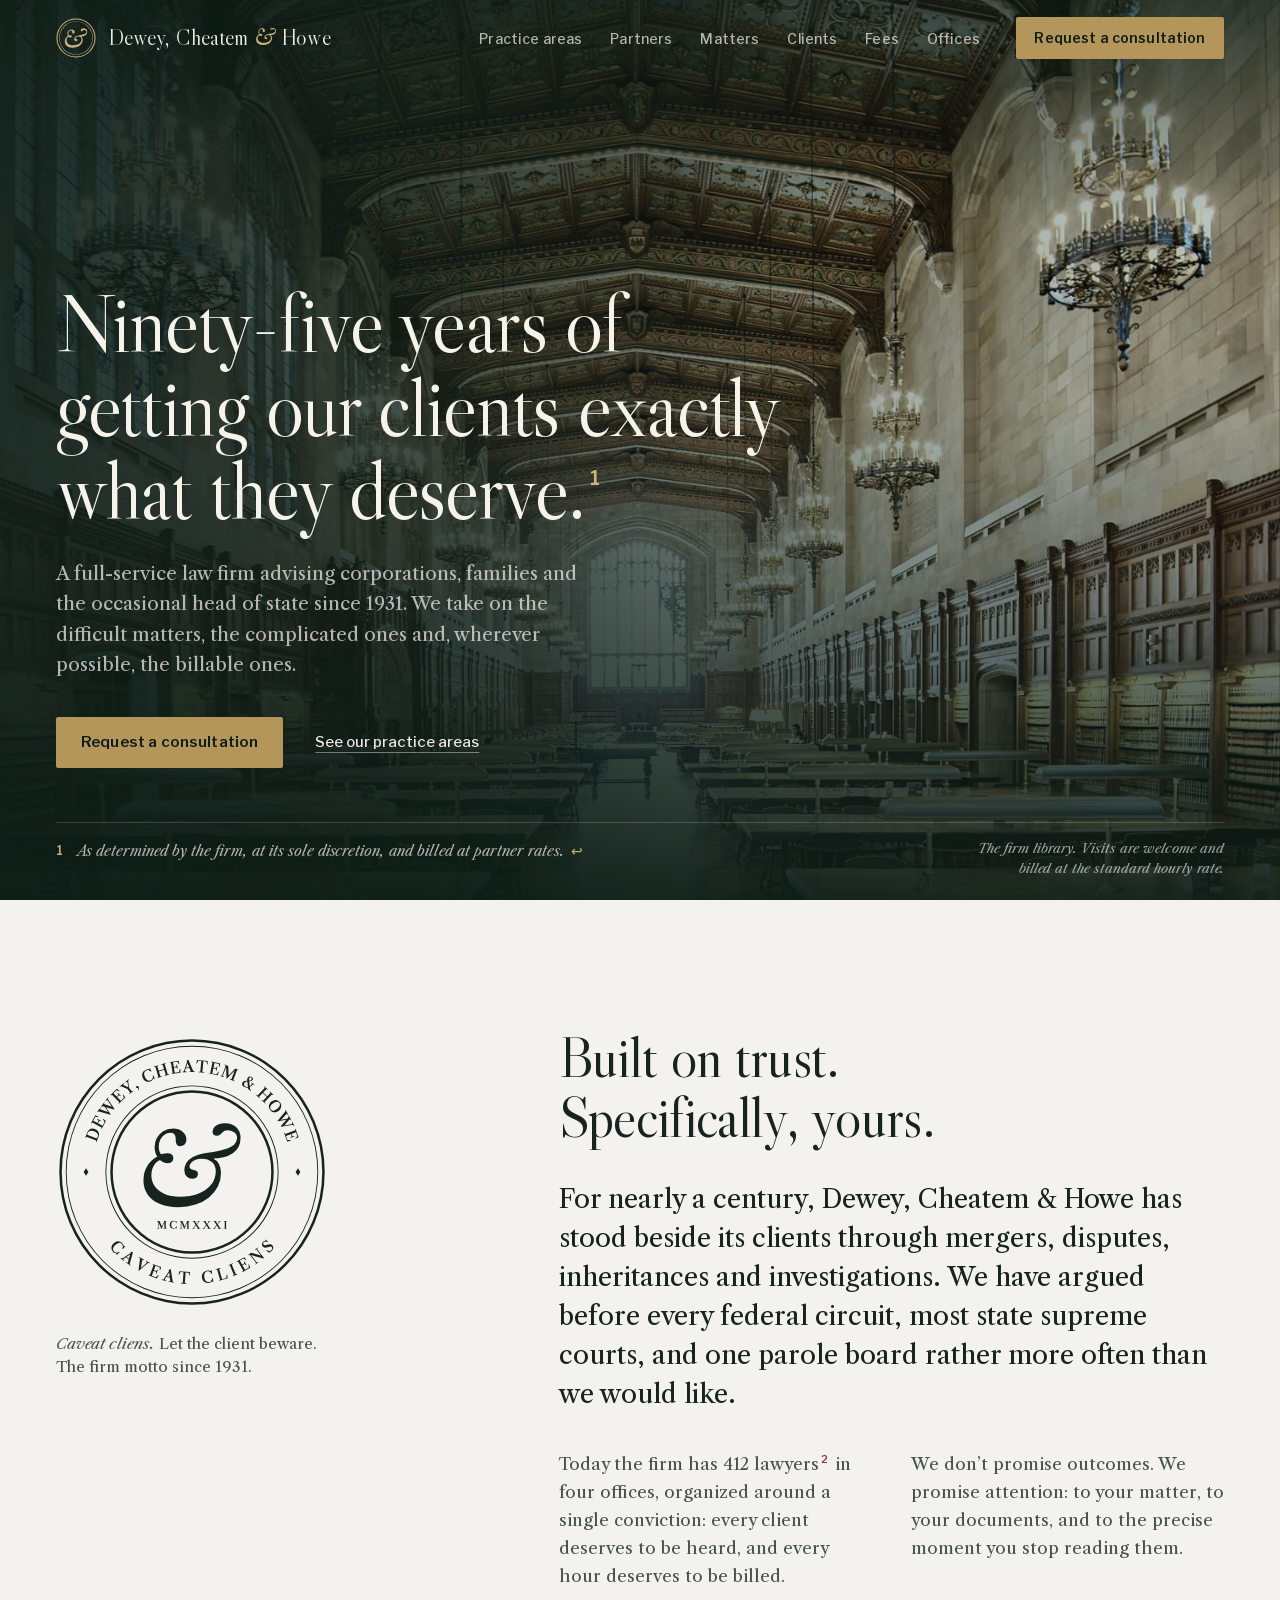
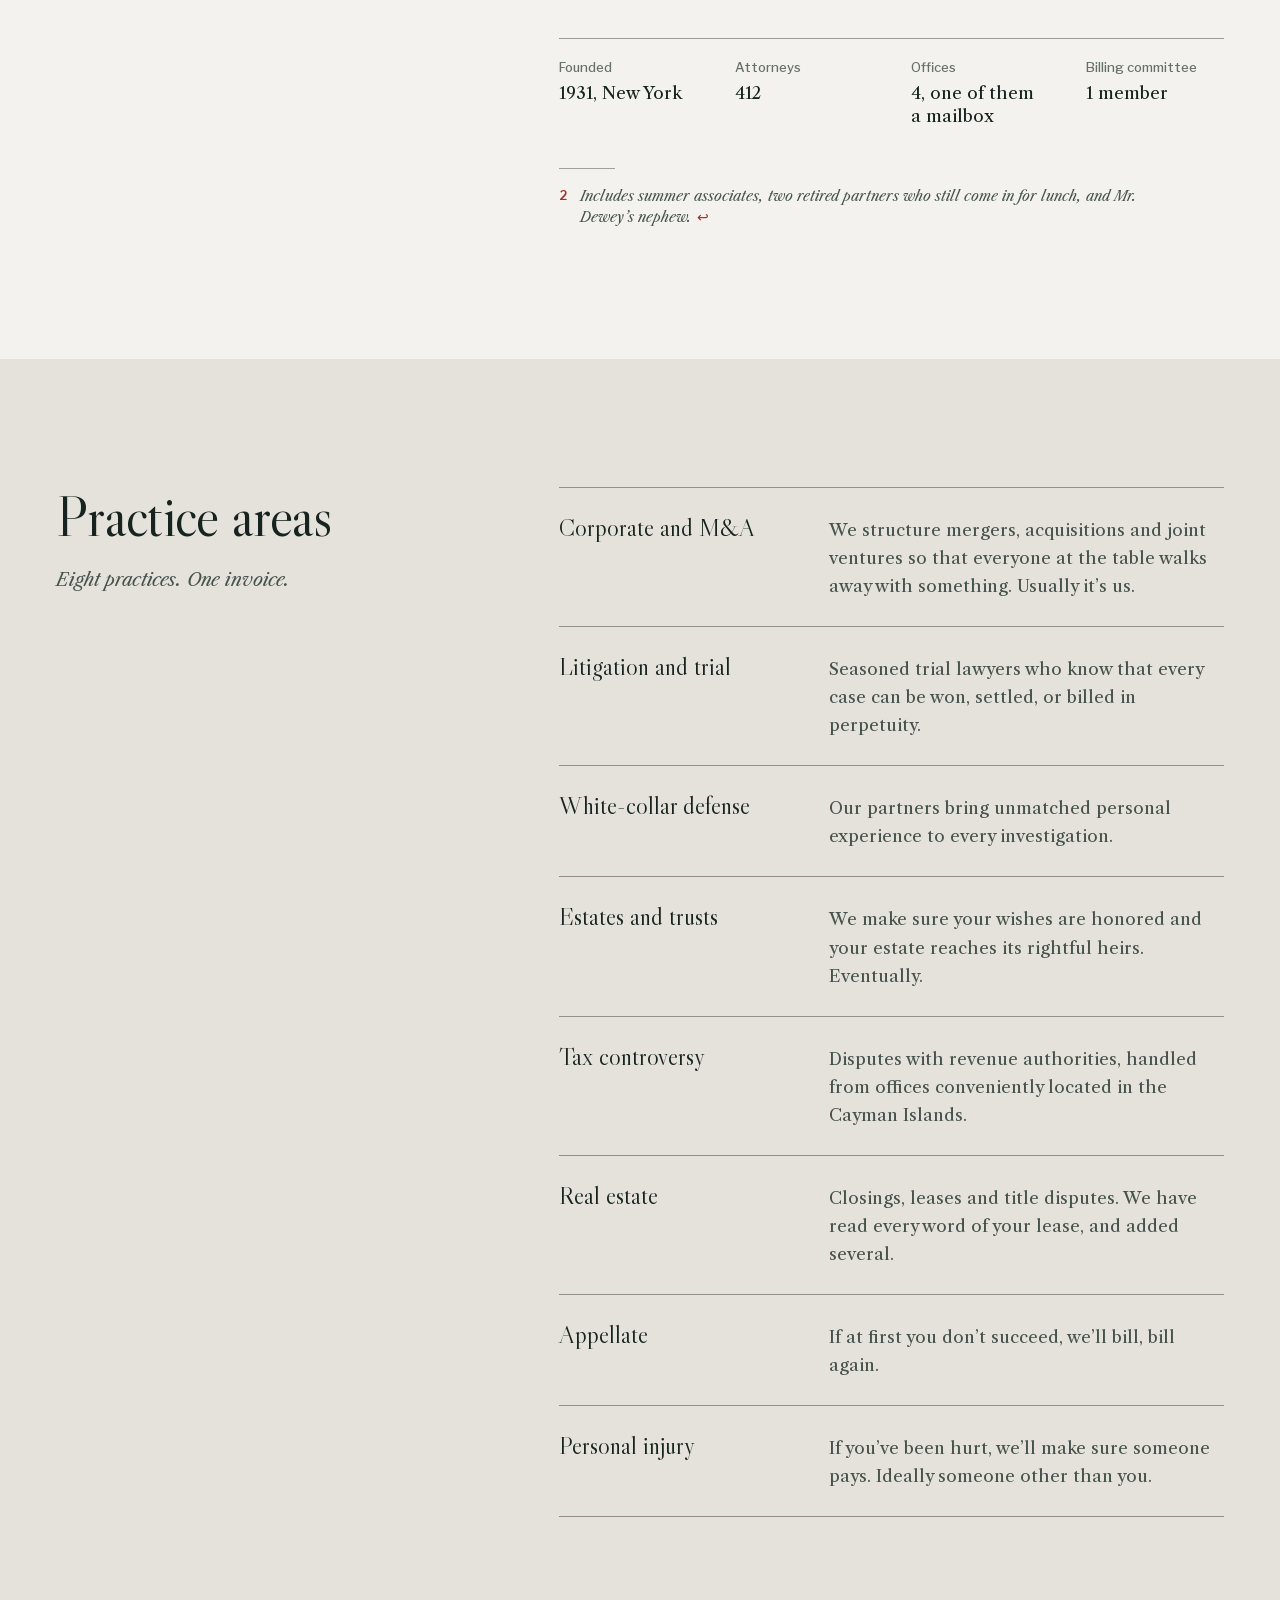
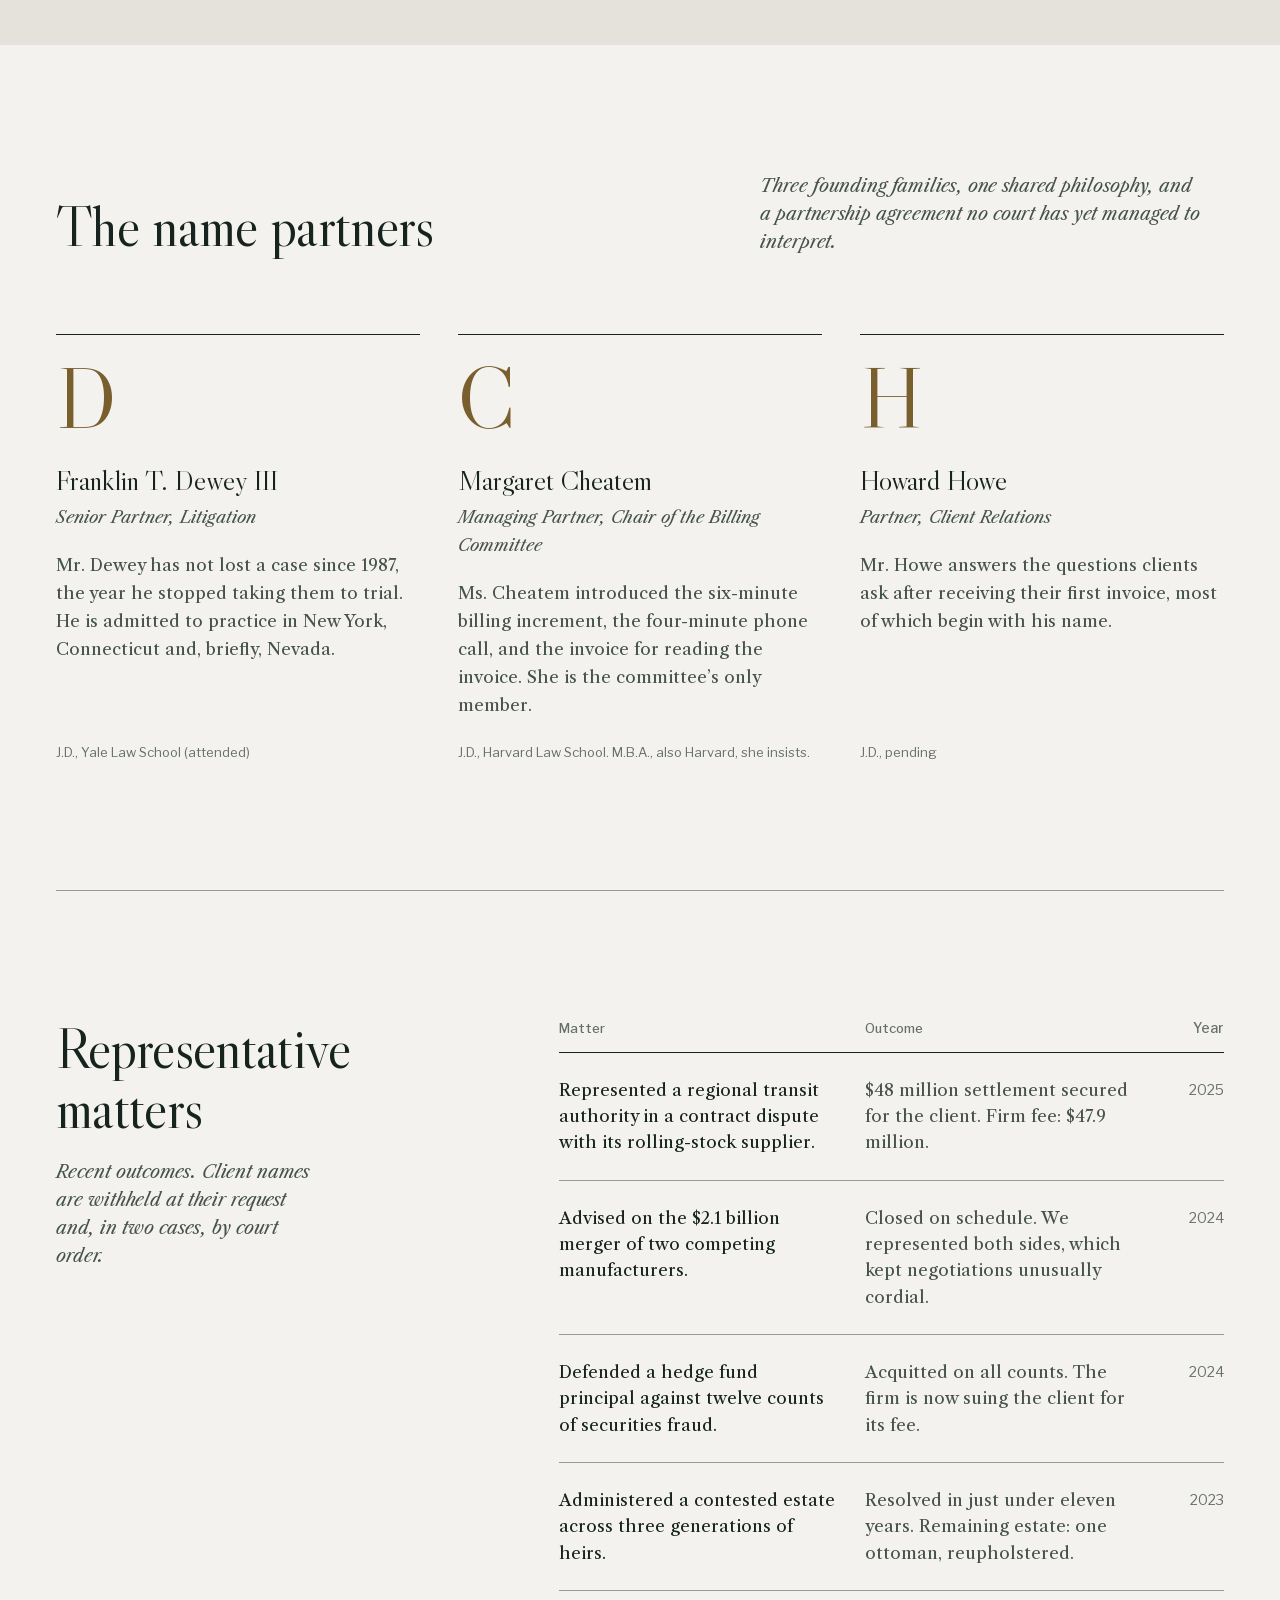
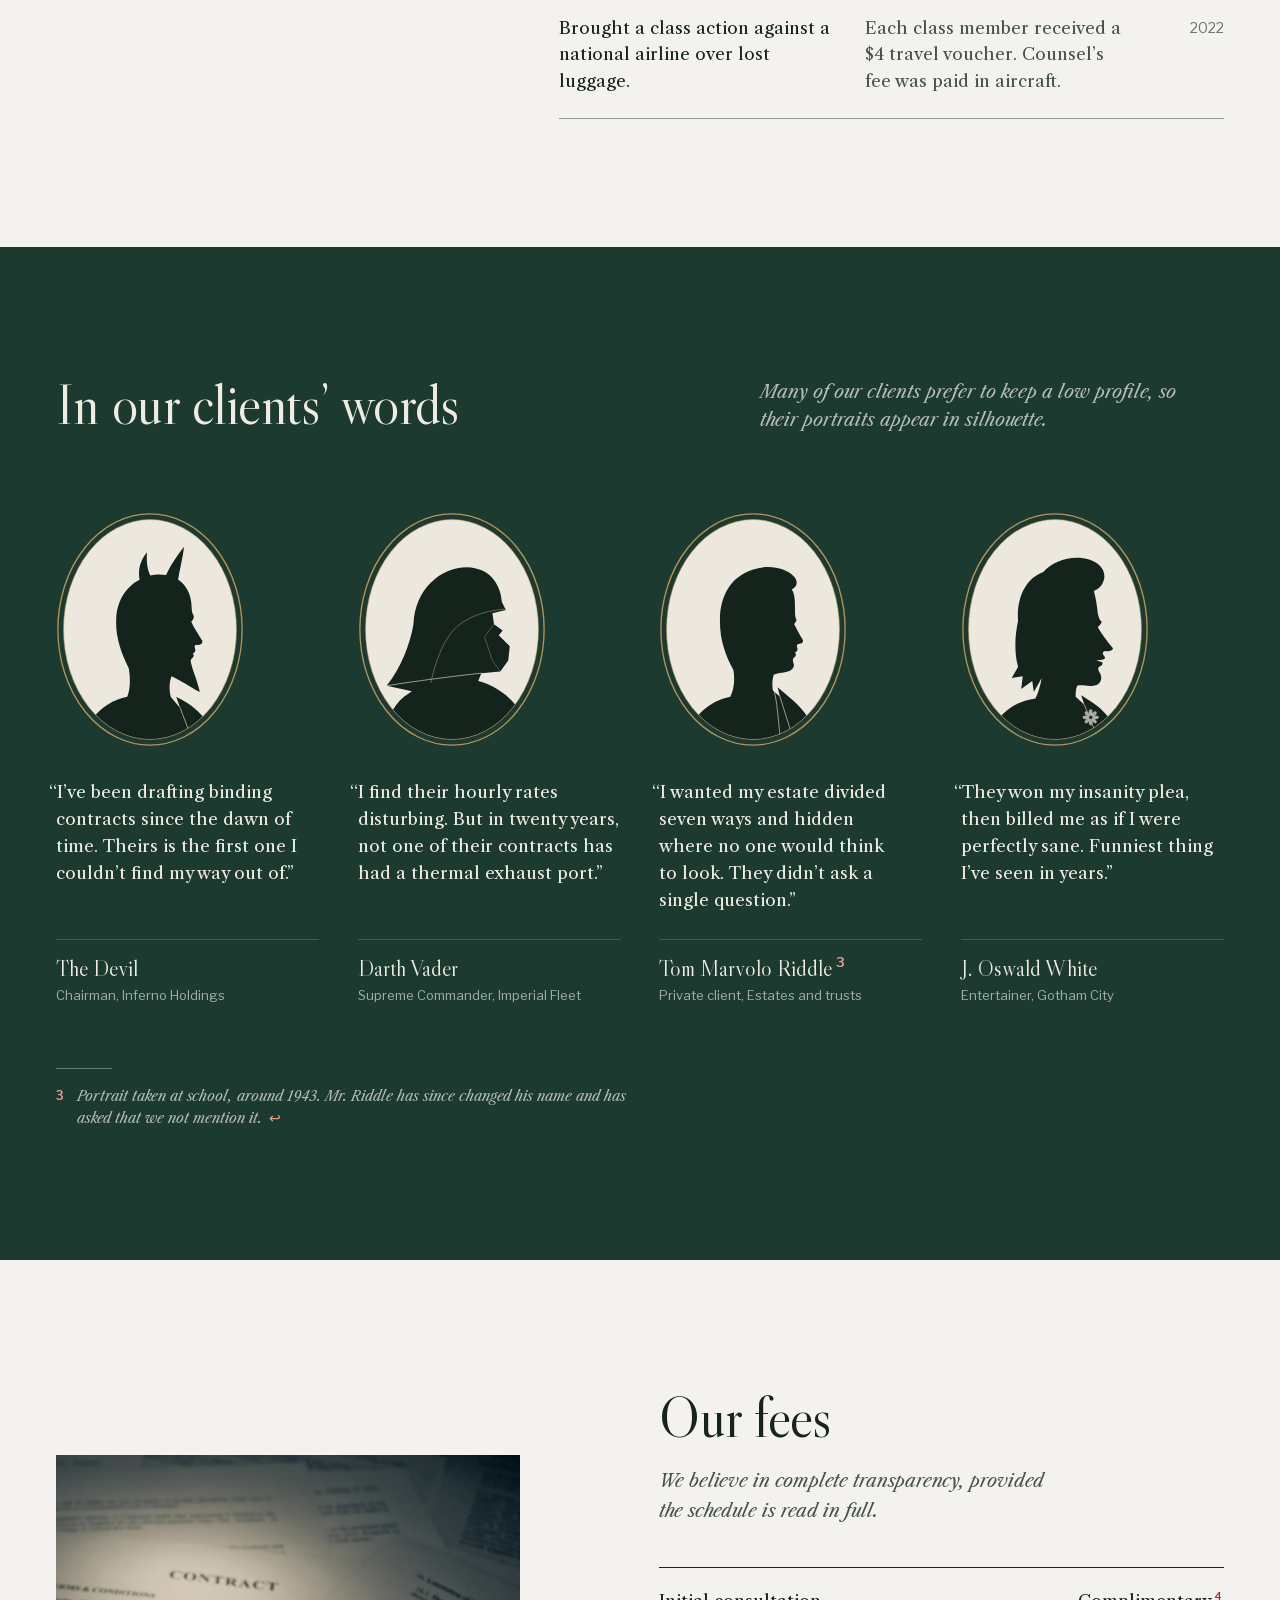
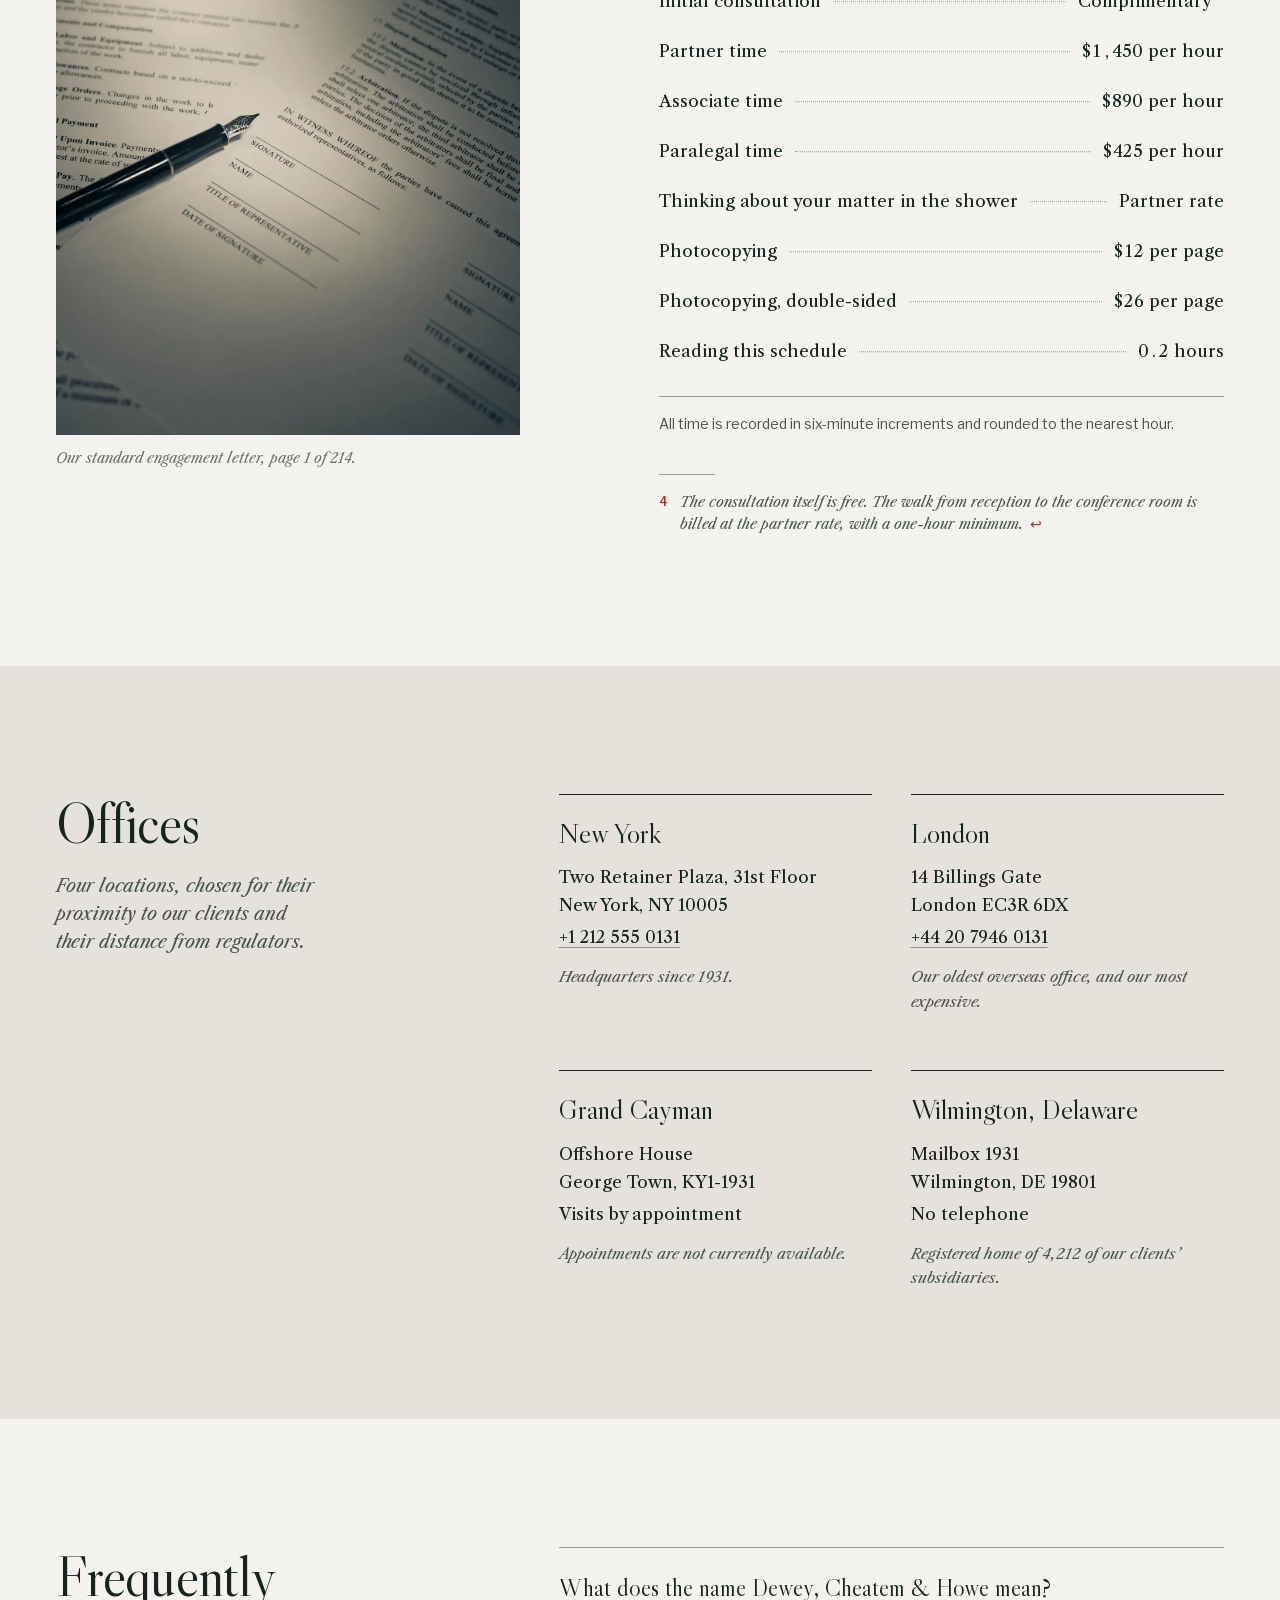
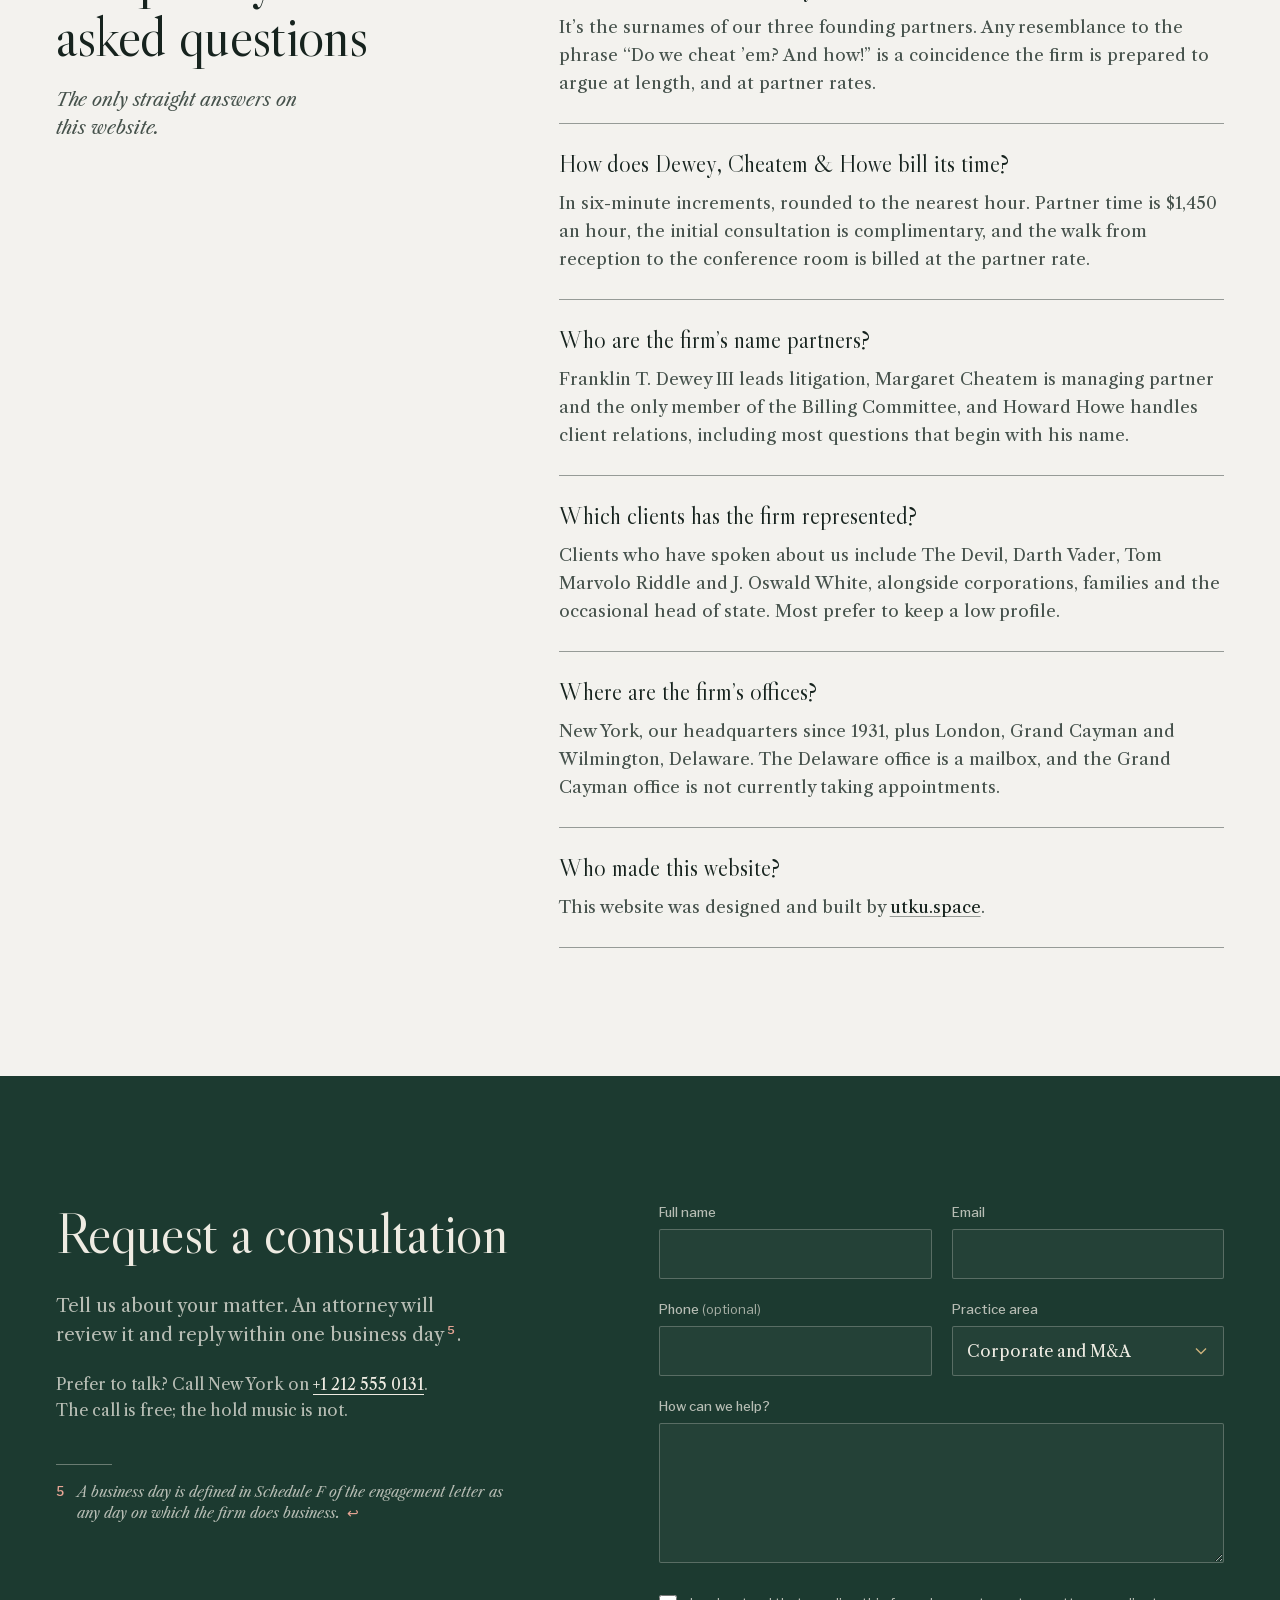
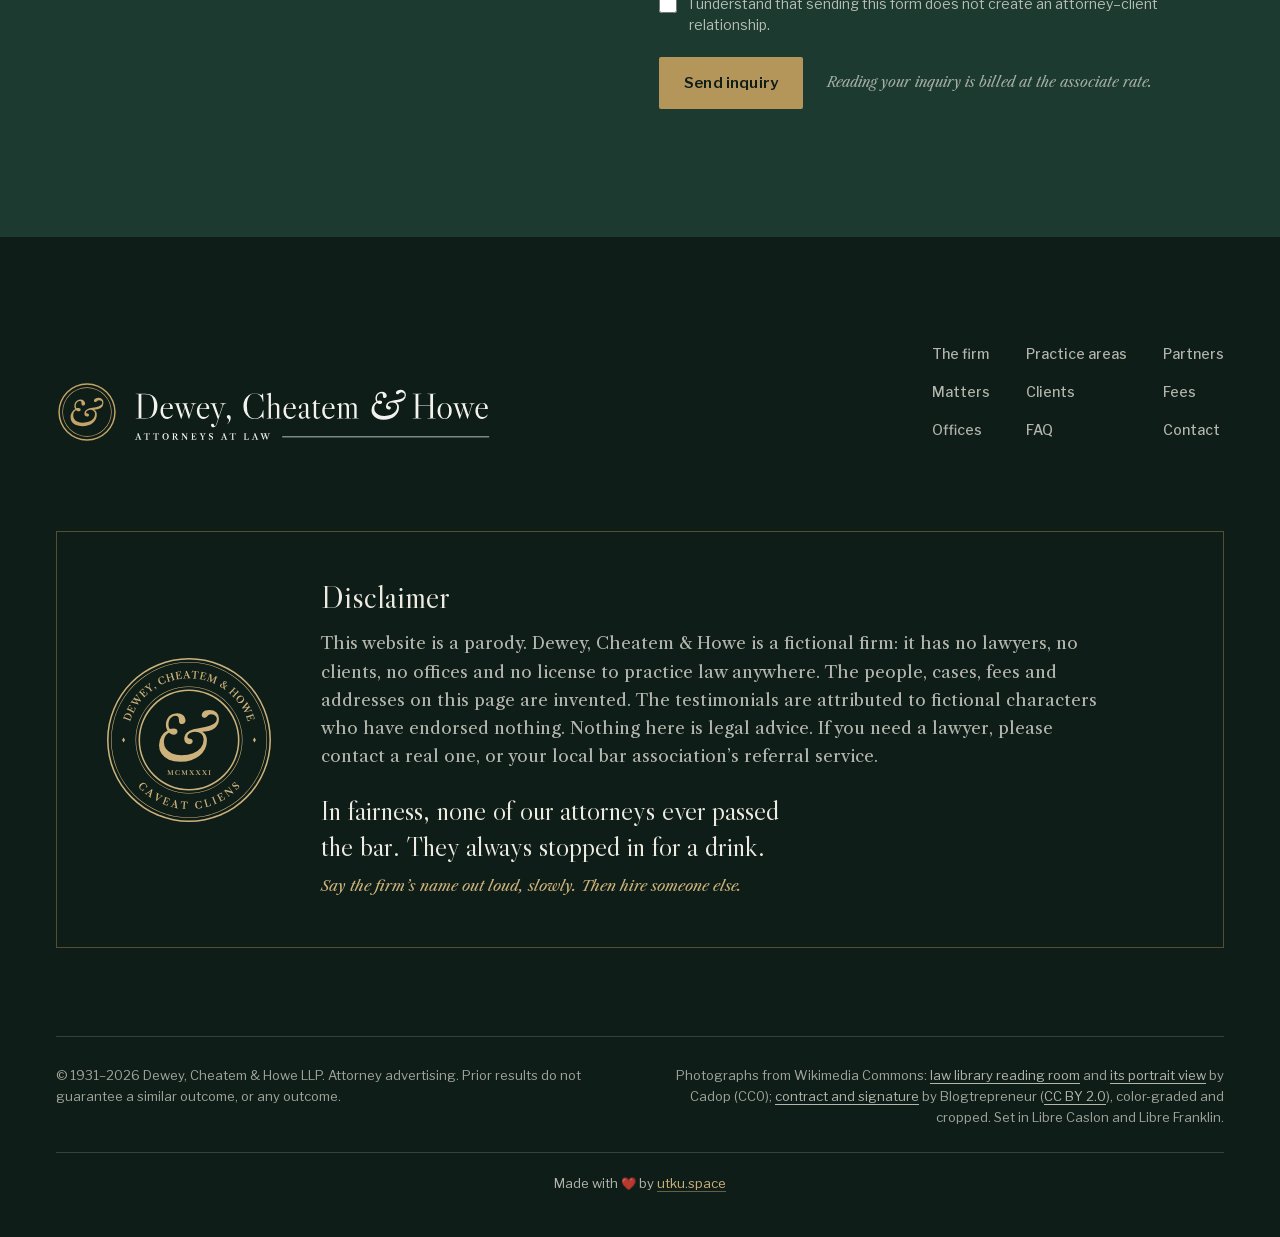
<file: index.html>
<!doctype html>
<html lang="en">
<head>
  <meta charset="utf-8">
  <meta name="viewport" content="width=device-width, initial-scale=1">
  <title>Dewey, Cheatem &amp; Howe | Attorneys at Law</title>
  <meta name="description" content="Dewey, Cheatem &amp; Howe, Attorneys at Law since 1931. Ninety-five years of getting our clients exactly what they deserve. Say the name out loud.">
  <link rel="canonical" href="https://deweycheatemhowe.net/">
  <meta name="robots" content="index, follow, max-image-preview:large, max-snippet:-1, max-video-preview:-1">
  <meta name="author" content="utku.space">
  <link rel="author" href="https://utku.space">
  <meta name="theme-color" content="#12261F">
  <meta name="color-scheme" content="light">

  <!-- Social sharing -->
  <meta property="og:type" content="website">
  <meta property="og:site_name" content="Dewey, Cheatem &amp; Howe">
  <meta property="og:locale" content="en_US">
  <meta property="og:url" content="https://deweycheatemhowe.net/">
  <meta property="og:title" content="Dewey, Cheatem &amp; Howe | Attorneys at Law">
  <meta property="og:description" content="Ninety-five years of getting our clients exactly what they deserve. Say the name out loud.">
  <meta property="og:image" content="https://deweycheatemhowe.net/assets/img/og-image.jpg">
  <meta property="og:image:type" content="image/jpeg">
  <meta property="og:image:width" content="1200">
  <meta property="og:image:height" content="630">
  <meta property="og:image:alt" content="Dewey, Cheatem &amp; Howe logo over a vaulted law library, with the line: Ninety-five years of getting our clients exactly what they deserve.">
  <meta name="twitter:card" content="summary_large_image">
  <meta name="twitter:title" content="Dewey, Cheatem &amp; Howe | Attorneys at Law">
  <meta name="twitter:description" content="Ninety-five years of getting our clients exactly what they deserve. Say the name out loud.">
  <meta name="twitter:image" content="https://deweycheatemhowe.net/assets/img/og-image.jpg">
  <meta name="twitter:image:alt" content="Dewey, Cheatem &amp; Howe logo over a vaulted law library.">

  <!-- Icons -->
  <link rel="icon" href="favicon.ico" sizes="48x48">
  <link rel="icon" href="assets/img/brand/favicon.svg" type="image/svg+xml">
  <link rel="apple-touch-icon" href="assets/img/brand/apple-touch-icon.png">
  <link rel="manifest" href="site.webmanifest">

  <!-- Structured data. The firm is fictional, so it is never marked up as a LegalService or
       LocalBusiness with addresses that search engines could list as a real business. -->
  <script type="application/ld+json">
  {
    "@context": "https://schema.org",
    "@graph": [
      {
        "@type": "WebSite",
        "@id": "https://deweycheatemhowe.net/#website",
        "url": "https://deweycheatemhowe.net/",
        "name": "Dewey, Cheatem & Howe",
        "alternateName": "Dewey Cheatem and Howe",
        "description": "Dewey, Cheatem & Howe, Attorneys at Law since 1931.",
        "inLanguage": "en",
        "genre": "Parody",
        "creator": { "@id": "https://utku.space/#creator" },
        "publisher": { "@id": "https://utku.space/#creator" }
      },
      {
        "@type": ["WebPage", "FAQPage"],
        "@id": "https://deweycheatemhowe.net/#webpage",
        "url": "https://deweycheatemhowe.net/",
        "name": "Dewey, Cheatem & Howe | Attorneys at Law",
        "description": "Dewey, Cheatem & Howe, Attorneys at Law since 1931. Ninety-five years of getting our clients exactly what they deserve.",
        "inLanguage": "en",
        "isPartOf": { "@id": "https://deweycheatemhowe.net/#website" },
        "primaryImageOfPage": { "@id": "https://deweycheatemhowe.net/#primaryimage" },
        "image": { "@id": "https://deweycheatemhowe.net/#primaryimage" },
        "datePublished": "2026-11-14",
        "dateModified": "2026-11-14",
        "genre": "Parody",
        "creator": { "@id": "https://utku.space/#creator" },
        "about": {
          "@type": "Thing",
          "name": "Dewey, Cheatem & Howe",
          "description": "A fictional law firm. The name is a gag: read aloud, it sounds like \"Do we cheat 'em? And how!\""
        },
        "mainEntity": [
          {
            "@type": "Question",
            "name": "What does the name Dewey, Cheatem & Howe mean?",
            "acceptedAnswer": { "@type": "Answer", "text": "It's the surnames of our three founding partners. Any resemblance to the phrase \"Do we cheat 'em? And how!\" is a coincidence the firm is prepared to argue at length, and at partner rates." }
          },
          {
            "@type": "Question",
            "name": "How does Dewey, Cheatem & Howe bill its time?",
            "acceptedAnswer": { "@type": "Answer", "text": "In six-minute increments, rounded to the nearest hour. Partner time is $1,450 an hour, the initial consultation is complimentary, and the walk from reception to the conference room is billed at the partner rate." }
          },
          {
            "@type": "Question",
            "name": "Who are the firm's name partners?",
            "acceptedAnswer": { "@type": "Answer", "text": "Franklin T. Dewey III leads litigation, Margaret Cheatem is managing partner and the only member of the Billing Committee, and Howard Howe handles client relations, including most questions that begin with his name." }
          },
          {
            "@type": "Question",
            "name": "Which clients has the firm represented?",
            "acceptedAnswer": { "@type": "Answer", "text": "Clients who have spoken about us include The Devil, Darth Vader, Tom Marvolo Riddle and J. Oswald White, alongside corporations, families and the occasional head of state. Most prefer to keep a low profile." }
          },
          {
            "@type": "Question",
            "name": "Where are the firm's offices?",
            "acceptedAnswer": { "@type": "Answer", "text": "New York, our headquarters since 1931, plus London, Grand Cayman and Wilmington, Delaware. The Delaware office is a mailbox, and the Grand Cayman office is not currently taking appointments." }
          },
          {
            "@type": "Question",
            "name": "Who made this website?",
            "acceptedAnswer": { "@type": "Answer", "text": "This website was designed and built by utku.space." }
          }
        ]
      },
      {
        "@type": "ImageObject",
        "@id": "https://deweycheatemhowe.net/#primaryimage",
        "url": "https://deweycheatemhowe.net/assets/img/og-image.jpg",
        "contentUrl": "https://deweycheatemhowe.net/assets/img/og-image.jpg",
        "width": 1200,
        "height": 630,
        "caption": "Dewey, Cheatem & Howe logo over a vaulted law library reading room."
      },
      {
        "@type": "Person",
        "@id": "https://utku.space/#creator",
        "name": "utku.space",
        "url": "https://utku.space"
      }
    ]
  }
  </script>

  <!-- Self-hosted, Latin-subset fonts (SIL OFL, see assets/fonts/OFL.txt). The three used above the fold are preloaded. -->
  <link rel="preload" href="assets/fonts/libre-caslon-display.woff2" as="font" type="font/woff2" crossorigin>
  <link rel="preload" href="assets/fonts/libre-caslon-text.woff2" as="font" type="font/woff2" crossorigin>
  <link rel="preload" href="assets/fonts/libre-caslon-text-italic.woff2" as="font" type="font/woff2" crossorigin>

  <link rel="preload" as="image" type="image/webp"
        imagesrcset="assets/img/hero-reading-room-1600.webp 1600w, assets/img/hero-reading-room-2560.webp 2560w"
        imagesizes="100vw" media="not ((max-width: 700px) and (orientation: portrait))" fetchpriority="high">
  <link rel="preload" as="image" type="image/webp" href="assets/img/hero-reading-room-tall.webp"
        media="(max-width: 700px) and (orientation: portrait)" fetchpriority="high">
  <link rel="stylesheet" href="assets/css/site.css">
  <script src="assets/js/site.js" defer></script>
</head>
<body>
  <svg class="sprite" width="0" height="0" aria-hidden="true" focusable="false"><symbol id="mark" viewBox="0 0 64 64"><path fill="currentColor" fill-rule="evenodd" d="M0.70 32.00a31.30 31.30 0 1 0 62.60 0a31.30 31.30 0 1 0 -62.60 0ZM2.30 32.00a29.70 29.70 0 1 0 59.40 0a29.70 29.70 0 1 0 -59.40 0Z M5.05 32.00a26.95 26.95 0 1 0 53.90 0a26.95 26.95 0 1 0 -53.90 0ZM5.75 32.00a26.25 26.25 0 1 0 52.50 0a26.25 26.25 0 1 0 -52.50 0Z"/><path fill="currentColor" d="M26.89 47.5Q22.85 47.5 19.98 46.26Q17.1 45.02 15.58 42.8Q14.05 40.57 14.05 37.64Q14.05 34.55 15.52 32.21Q16.99 29.87 19.66 28.54L19.54 29.42Q18.95 28.76 18.56 27.68Q18.17 26.6 18.17 25.31Q18.17 23.53 18.99 21.97Q19.8 20.4 21.33 19.43Q22.87 18.46 25.03 18.46Q27.13 18.46 28.53 19.67Q29.94 20.88 29.94 22.54Q29.94 23.63 29.36 24.29Q28.77 24.96 27.78 24.96Q26.95 24.96 26.57 24.6Q26.2 24.25 26.1 23.69Q26 23.14 25.98 22.5Q25.96 21.87 25.83 21.31Q25.7 20.76 25.29 20.4Q24.89 20.05 23.98 20.05Q22.77 20.05 21.8 20.74Q20.83 21.43 20.26 22.6Q19.7 23.77 19.7 25.2Q19.7 26.13 20.02 27.04Q20.33 27.95 21.05 28.42L20.06 28.29Q20.61 27.93 21.38 27.75Q22.16 27.57 22.81 27.57Q23.94 27.57 24.52 28.08Q25.11 28.58 25.11 29.43Q25.11 30.23 24.49 30.77Q23.88 31.32 22.93 31.32Q22.14 31.32 21.22 30.85Q20.31 30.39 19.68 29.63L20.55 29.89Q19.38 30.35 18.58 31.19Q17.78 32.03 17.38 33.2Q16.99 34.37 16.99 35.83Q16.99 38.03 18.23 39.8Q19.48 41.58 21.84 42.61Q24.2 43.64 27.52 43.64Q31.48 43.64 34.47 42.44Q37.45 41.24 39.11 39.12Q40.78 37 40.78 34.29Q40.78 32.05 39.36 30.81Q37.94 29.57 35.59 29.57Q34.38 29.57 33.35 30.02Q32.32 30.46 31.7 31.13Q31.09 31.79 31.09 32.47Q31.09 33.18 31.55 33.42Q32.02 33.65 32.64 33.76Q33.27 33.87 33.73 34.17Q34.2 34.47 34.2 35.3Q34.2 36.21 33.55 36.62Q32.89 37.02 32.08 37.02Q30.91 37.02 30.04 36.18Q29.17 35.34 29.17 33.87Q29.17 32.54 29.82 31.28Q30.47 30.01 32.35 28.99Q34.22 27.97 37.86 27.41Q42.08 26.8 44.43 26.02Q46.78 25.24 47.72 24.24Q48.66 23.23 48.66 21.99Q48.66 20.52 47.57 19.8Q46.48 19.08 45.09 19.08Q44.4 19.08 43.92 19.38Q43.45 19.69 43.06 20.11Q42.68 20.52 42.23 20.83Q41.79 21.14 41.15 21.14Q40.42 21.14 40.01 20.72Q39.61 20.3 39.61 19.59Q39.61 18.72 40.21 18.02Q40.81 17.31 41.85 16.91Q42.89 16.5 44.18 16.5Q46.78 16.5 48.36 17.97Q49.95 19.43 49.95 21.85Q49.95 25.61 47.08 27.59Q44.22 29.57 38.89 29.51L40.28 29.16L40.16 29.93L39.78 29.53Q41.19 30.13 41.95 31.53Q42.72 32.94 42.72 34.9Q42.72 37.62 41.56 39.91Q40.4 42.21 38.28 43.91Q36.16 45.62 33.27 46.56Q30.38 47.5 26.89 47.5Z"/></symbol><symbol id="seal" viewBox="0 0 240 240"><path fill="currentColor" fill-rule="evenodd" d="M2.90 120.00a117.10 117.10 0 1 0 234.20 0a117.10 117.10 0 1 0 -234.20 0ZM5.10 120.00a114.90 114.90 0 1 0 229.80 0a114.90 114.90 0 1 0 -229.80 0Z M8.60 120.00a111.40 111.40 0 1 0 222.80 0a111.40 111.40 0 1 0 -222.80 0ZM9.40 120.00a110.60 110.60 0 1 0 221.20 0a110.60 110.60 0 1 0 -221.20 0Z M43.60 120.00a76.40 76.40 0 1 0 152.80 0a76.40 76.40 0 1 0 -152.80 0ZM44.40 120.00a75.60 75.60 0 1 0 151.20 0a75.60 75.60 0 1 0 -151.20 0Z M47.90 120.00a72.10 72.10 0 1 0 144.20 0a72.10 72.10 0 1 0 -144.20 0ZM50.10 120.00a69.90 69.90 0 1 0 139.80 0a69.90 69.90 0 1 0 -139.80 0Z M213.50 116.60L215.61 120.00L213.50 123.40L211.39 120.00Z M26.50 116.60L28.61 120.00L26.50 123.40L24.39 120.00Z"/><path fill="currentColor" d="M35.73 93.57 35.34 93.43 35.52 92.22 26.79 88.91 26.12 89.93 25.76 89.79 27.03 86.43Q27.44 85.36 27.83 84.61Q28.22 83.85 28.65 83.34Q29.08 82.83 29.61 82.48Q30.6 81.81 31.85 81.7Q33.09 81.59 34.39 82.08Q35.72 82.59 36.63 83.56Q37.54 84.52 37.83 85.7Q38.02 86.46 37.93 87.23Q37.84 88.01 37.45 89.03ZM36.73 89.18Q37.06 88.31 37.05 87.64Q37.04 86.97 36.69 86.34Q36.29 85.64 35.48 85.05Q34.68 84.47 33.55 84.03Q32.41 83.6 31.48 83.53Q30.55 83.47 29.81 83.75Q29.14 84.01 28.68 84.56Q28.21 85.12 27.84 86.09L27.43 87.18L35.45 90.22Q35.87 90.38 36.16 90.15Q36.45 89.92 36.73 89.18Z M40.28 82.1 39.93 81.91 40.25 80.74 32.02 76.33 31.23 77.25 30.88 77.06 34.68 69.98 37.48 71.2 37.27 71.59Q36.68 71.47 36.01 71.39Q35.34 71.32 34.67 71.36L32.88 74.7L41.14 79.12L42.89 75.85Q42.52 75.16 42.08 74.62Q41.64 74.08 41.18 73.56L41.45 73.06L44.04 75.07ZM39.74 75.29Q39.35 75.16 38.93 75.09Q38.5 75.01 38.05 75.01L36.93 77.1L36.37 76.8L37.49 74.71Q37.24 74.33 36.94 74.02Q36.63 73.71 36.32 73.46L36.53 73.07L39.95 74.91Z M47.89 69.44 38.04 66.6Q37.72 66.51 37.49 66.52Q37.27 66.54 37.04 66.71Q36.82 66.88 36.5 67.24L36.19 67.01L39.2 63.01L39.51 63.25Q39.11 63.87 38.97 64.17Q38.84 64.46 38.97 64.59Q39.11 64.73 39.51 64.86L45.88 66.96L45.92 66.9L42.89 62.47L41.47 62.05Q41.15 61.96 40.92 61.98Q40.69 61.99 40.47 62.16Q40.24 62.33 39.92 62.7L39.61 62.46L42.62 58.46L42.94 58.7Q42.54 59.29 42.41 59.6Q42.28 59.9 42.42 60.05Q42.56 60.19 42.98 60.32L49.3 62.41L49.28 62.4L45.89 57.29Q45.6 56.85 45.32 56.71Q45.05 56.58 44.72 56.76Q44.38 56.94 43.88 57.44L43.57 57.21L46.01 53.96L46.33 54.2Q46 54.8 45.91 55.19Q45.81 55.57 45.93 55.91Q46.05 56.25 46.36 56.71L51.59 64.52L51.31 64.9L43.95 62.77L48.16 69.07Z M55.44 59.8 55.17 59.51 55.83 58.49 49.32 51.8 48.28 52.44 48.01 52.16 53.76 46.55 56.07 48.56 55.75 48.87Q55.23 48.58 54.61 48.3Q54 48.02 53.34 47.86L50.63 50.5L57.16 57.22L59.82 54.63Q59.67 53.86 59.42 53.21Q59.16 52.56 58.88 51.93L59.29 51.53L61.16 54.24ZM56.99 53.14Q56.65 52.9 56.27 52.7Q55.89 52.5 55.46 52.36L53.76 54.02L53.32 53.56L55.02 51.91Q54.89 51.47 54.7 51.08Q54.5 50.7 54.28 50.36L54.6 50.06L57.3 52.84Z M64.85 51.17 64.61 50.86 65.4 49.9 63.04 46.8 57.92 44.61Q57.59 44.46 57.36 44.43Q57.12 44.39 56.87 44.49Q56.61 44.58 56.21 44.85L55.97 44.54L59.98 41.48L60.21 41.8Q59.44 42.48 59.36 42.81Q59.28 43.15 59.85 43.42L63.82 45.21L63.86 45.18L63.23 41.4Q63.08 40.6 62.61 40.49Q62.14 40.39 61.29 40.97L61.06 40.66L64.26 38.22L64.5 38.53Q64.14 38.88 63.96 39.14Q63.78 39.4 63.73 39.65Q63.69 39.89 63.73 40.2Q63.77 40.51 63.84 40.97L64.6 45.8L66.87 48.78L68 48.28L68.24 48.59Z M72.96 47.97 72.47 47.78Q72.65 47.28 72.68 46.84Q72.71 46.4 72.57 46.19Q72.44 45.98 72.23 45.97Q72.01 45.95 71.76 45.98Q71.51 46.01 71.26 45.95Q71.02 45.89 70.84 45.61Q70.6 45.25 70.7 44.85Q70.79 44.46 71.16 44.22Q71.58 43.94 72.04 44.11Q72.5 44.27 72.82 44.78Q73.29 45.5 73.32 46.31Q73.35 47.13 72.96 47.97Z  M83.59 39.86Q82.19 40.5 80.84 40.37Q79.5 40.24 78.39 39.4Q77.28 38.57 76.61 37.11Q76.11 36.01 76.03 34.92Q75.95 33.84 76.28 32.88Q76.61 31.91 77.31 31.14Q78.01 30.37 79.05 29.89Q79.81 29.54 80.64 29.4Q81.46 29.26 82.22 29.37L82.27 29.35L82.57 28.43L82.86 28.3L84.23 31.27L83.75 31.49Q83.48 31.2 83.22 30.97Q82.96 30.75 82.7 30.59Q81.93 30.09 81.18 30.06Q80.44 30.02 79.62 30.4Q78.11 31.1 77.81 32.56Q77.52 34.03 78.48 36.13Q79.45 38.22 80.77 38.99Q82.1 39.75 83.59 39.07Q84.35 38.71 84.82 38.12Q85.29 37.52 85.43 36.74Q85.51 36.3 85.49 35.82Q85.46 35.33 85.33 34.8L85.76 34.6L87.32 37.98L86.94 38.15L86.01 37.58Q85.55 38.4 84.97 38.95Q84.38 39.49 83.59 39.86Z M95.85 35.19 95.74 34.81 96.82 34.19 94.14 25.26 92.9 25.36 92.79 24.98 96.88 23.75 96.99 24.14 95.91 24.73 98.59 33.66 99.83 33.6 99.94 33.96ZM89.36 37.14 89.24 36.76 90.34 36.14 87.66 27.21 86.41 27.31 86.29 26.93 90.38 25.7 90.5 26.08 89.42 26.68 92.1 35.61 93.34 35.54 93.45 35.91ZM89.92 31.45 89.73 30.82 96.19 28.88 96.38 29.51Z M101.87 33.61 101.81 33.22 102.94 32.76 101.46 23.54 100.25 23.47 100.19 23.08 108.12 21.81 108.85 24.78 108.41 24.85Q108.15 24.31 107.81 23.73Q107.46 23.15 107.02 22.64L103.28 23.24L104.76 32.49L108.43 31.9Q108.75 31.19 108.91 30.51Q109.07 29.84 109.21 29.15L109.77 29.06L109.74 32.35ZM106.96 29.06Q106.83 28.67 106.63 28.29Q106.43 27.91 106.16 27.54L103.82 27.92L103.72 27.29L106.06 26.92Q106.21 26.48 106.27 26.06Q106.34 25.63 106.35 25.23L106.78 25.16L107.39 28.99Z M111.35 32.08 111.33 31.69Q112.03 31.54 112.37 31.37Q112.72 31.2 112.9 30.9Q113.07 30.6 113.24 30.08L115.65 22.82L115.14 21.76L116.77 20.94L120.89 30.5Q121.03 30.81 121.18 30.98Q121.33 31.14 121.61 31.21Q121.88 31.28 122.37 31.3L122.38 31.69L117.43 31.87L117.42 31.47Q118.07 31.41 118.4 31.34Q118.73 31.26 118.78 31.05Q118.83 30.83 118.64 30.35L116.05 23.98L116 23.98L113.98 30.16Q113.84 30.62 113.91 30.9Q113.98 31.17 114.34 31.32Q114.69 31.46 115.39 31.54L115.4 31.94ZM114.25 28.41 114.23 27.76 118.27 27.62 118.29 28.27Z M125.69 31.98 125.72 31.59 127.33 31.45 128.19 22.14 125.64 21.91Q125.14 22.45 124.77 23.06Q124.4 23.68 124.15 24.24L123.72 24.2L124.52 21.16L133.77 22.02L133.99 25.16L133.58 25.12Q133.43 24.52 133.19 23.85Q132.94 23.17 132.55 22.55L130.03 22.31L129.16 31.62L130.69 32.05L130.65 32.44Z M134.76 32.97 134.84 32.58 136.06 32.57 138.06 23.45 136.96 22.94 137.05 22.56 144.89 24.28 144.48 27.31 144.05 27.22Q144.01 26.62 143.9 25.95Q143.79 25.28 143.57 24.65L139.87 23.83L137.86 32.98L141.48 33.78Q142.04 33.24 142.44 32.67Q142.84 32.09 143.22 31.51L143.77 31.63L142.54 34.68ZM141.16 30.6Q141.18 30.19 141.14 29.76Q141.09 29.33 140.97 28.9L138.66 28.39L138.79 27.77L141.11 28.28Q141.41 27.93 141.62 27.55Q141.83 27.18 142 26.81L142.42 26.9L141.59 30.69Z M150.43 37.4 150.07 27.57 150.02 27.55 147.1 35.26 148.15 35.96 148.01 36.33 145.02 35.2 145.16 34.83 146.42 35.01 149.72 26.28 148.66 25.59 148.8 25.23 152.03 26.45 152.29 34.84 152.36 34.87 158.15 28.77 161.12 29.89 160.99 30.26 159.77 30.08 156.47 38.8 157.49 39.49 157.35 39.86 153.36 38.35 153.5 37.98 154.74 38.15 157.59 30.62 157.53 30.6 150.9 37.58Z  M165.89 44.87Q164.52 44.01 164.27 42.97Q164.03 41.93 164.65 40.95Q164.95 40.48 165.35 40.19Q165.74 39.9 166.32 39.74Q166.89 39.59 167.72 39.52Q168.54 39.46 169.69 39.44Q170.46 39.42 170.96 39.31Q171.46 39.2 171.79 38.97Q172.11 38.74 172.35 38.36Q172.76 37.72 172.66 37.26Q172.57 36.79 172.17 36.54Q171.8 36.3 171.38 36.37Q170.95 36.44 170.62 36.96Q170.39 37.33 170.32 37.85Q170.26 38.37 170.37 39.3L171.29 47.19L172.13 48.19L171.93 48.52L169.61 47.06L168.73 39.36Q168.62 38.31 168.78 37.71Q168.95 37.11 169.15 36.8Q169.54 36.18 170.15 35.93Q170.76 35.68 171.43 35.76Q172.1 35.84 172.66 36.19Q173.13 36.49 173.42 36.92Q173.7 37.34 173.74 37.81Q173.77 38.28 173.49 38.72Q173.27 39.07 172.89 39.31Q172.5 39.55 171.99 39.69Q171.47 39.84 170.86 39.9Q170.25 39.96 169.57 39.97Q168.8 39.98 168.2 40.11Q167.61 40.24 167.17 40.53Q166.73 40.82 166.42 41.3Q166.1 41.81 165.99 42.4Q165.89 42.98 166.1 43.53Q166.32 44.08 166.94 44.47Q167.58 44.87 168.38 44.91Q169.18 44.95 170 44.67Q170.83 44.4 171.54 43.87Q172.26 43.35 172.71 42.62Q172.85 42.41 172.85 42.26Q172.86 42.12 172.66 41.92Q172.47 41.72 172.02 41.35L172.25 40.98L175.23 42.87L175 43.24Q174.47 42.97 174.18 42.9Q173.89 42.82 173.7 42.9Q173.52 42.99 173.3 43.21Q172.12 44.41 170.82 45.02Q169.52 45.62 168.25 45.59Q166.99 45.57 165.89 44.87Z  M181.41 56.73 181.69 56.44 182.77 57.07 189.16 50.29 188.46 49.26 188.73 48.97 191.84 51.9 191.56 52.2 190.51 51.55 184.11 58.33 184.79 59.38 184.52 59.66ZM176.48 52.07 176.75 51.79 177.84 52.42 184.24 45.64 183.53 44.6 183.8 44.32 186.91 47.25 186.64 47.53 185.58 46.9 179.18 53.68 179.86 54.72 179.59 55ZM181.69 49.72 182.14 49.24 187.05 53.87 186.6 54.35Z M188.98 65.32Q188.25 64.4 187.99 63.39Q187.73 62.39 187.89 61.38Q188.05 60.38 188.6 59.48Q189.15 58.57 190.06 57.86Q190.96 57.14 191.97 56.81Q192.98 56.48 193.99 56.55Q195 56.62 195.92 57.11Q196.84 57.6 197.56 58.51Q198.29 59.43 198.56 60.44Q198.82 61.45 198.66 62.45Q198.5 63.45 197.95 64.36Q197.41 65.27 196.5 65.99Q195.6 66.7 194.59 67.03Q193.58 67.36 192.57 67.29Q191.55 67.21 190.63 66.73Q189.71 66.24 188.98 65.32ZM189.53 64.88Q189.93 65.38 190.43 65.61Q190.93 65.85 191.51 65.85Q192.08 65.85 192.7 65.66Q193.31 65.47 193.94 65.12Q194.57 64.76 195.18 64.28Q195.78 63.8 196.26 63.28Q196.74 62.76 197.07 62.21Q197.39 61.66 197.52 61.11Q197.64 60.55 197.52 60.01Q197.41 59.47 197.01 58.97Q196.61 58.46 196.11 58.23Q195.61 57.99 195.04 57.99Q194.47 57.98 193.86 58.17Q193.25 58.36 192.63 58.71Q192.01 59.07 191.4 59.55Q190.8 60.02 190.31 60.55Q189.82 61.08 189.5 61.63Q189.17 62.19 189.04 62.74Q188.91 63.3 189.02 63.84Q189.14 64.38 189.53 64.88Z M195.55 74.73 202.15 66.9Q202.37 66.64 202.44 66.43Q202.52 66.22 202.46 65.94Q202.4 65.67 202.19 65.22L202.53 65.03L204.96 69.41L204.62 69.6Q204.21 68.98 203.99 68.74Q203.78 68.49 203.6 68.56Q203.43 68.63 203.14 68.95L198.63 73.91L198.67 73.97L203.94 73.01L204.91 71.88Q205.13 71.62 205.2 71.41Q205.28 71.19 205.22 70.92Q205.15 70.65 204.95 70.2L205.29 70.01L207.72 74.39L207.37 74.58Q206.99 73.98 206.77 73.74Q206.54 73.49 206.35 73.56Q206.16 73.63 205.87 73.97L201.39 78.89L201.41 78.87L207.45 77.85Q207.98 77.77 208.21 77.57Q208.45 77.38 208.42 77Q208.39 76.62 208.14 75.96L208.48 75.77L210.45 79.32L210.1 79.51Q209.69 78.97 209.37 78.73Q209.06 78.48 208.7 78.45Q208.34 78.43 207.79 78.52L198.53 80.12L198.3 79.71L203.25 73.85L195.77 75.13Z M201.28 85.56 201.65 85.42 202.32 86.44 211.08 83.22 210.92 82.02 211.28 81.88 214.06 89.42 211.28 90.71 211.13 90.29Q211.61 89.93 212.11 89.48Q212.62 89.03 213.03 88.5L211.73 84.95L202.93 88.18L204.22 91.67Q204.97 91.84 205.67 91.87Q206.37 91.9 207.06 91.9L207.26 92.44L204.03 93.04ZM206.72 89.68Q207.08 89.47 207.42 89.21Q207.75 88.94 208.06 88.61L207.24 86.38L207.83 86.16L208.65 88.39Q209.11 88.45 209.54 88.43Q209.97 88.41 210.37 88.34L210.52 88.75L206.87 90.09Z M50.53 190.5Q49.44 189.41 49.09 188.1Q48.74 186.8 49.14 185.47Q49.53 184.14 50.66 183Q51.52 182.14 52.51 181.69Q53.49 181.24 54.51 181.21Q55.53 181.18 56.5 181.56Q57.47 181.95 58.28 182.76Q58.88 183.35 59.29 184.08Q59.71 184.8 59.88 185.55L59.92 185.59L60.88 185.55L61.1 185.77L58.8 188.09L58.43 187.73Q58.61 187.37 58.72 187.04Q58.84 186.72 58.9 186.42Q59.1 185.53 58.87 184.82Q58.64 184.11 58 183.47Q56.82 182.3 55.34 182.54Q53.86 182.77 52.24 184.41Q50.61 186.05 50.36 187.56Q50.11 189.06 51.27 190.22Q51.86 190.81 52.59 191.04Q53.31 191.28 54.1 191.13Q54.53 191.06 54.98 190.86Q55.43 190.67 55.87 190.36L56.21 190.7L53.59 193.34L53.3 193.05L53.51 191.97Q52.58 191.83 51.86 191.47Q51.15 191.12 50.53 190.5Z M56.72 196.12 56.96 195.81Q57.59 196.13 57.97 196.21Q58.35 196.29 58.67 196.16Q59 196.03 59.46 195.73L65.86 191.55L66.11 190.41L67.9 190.79L65.18 200.83Q65.09 201.16 65.1 201.38Q65.12 201.61 65.29 201.83Q65.46 202.05 65.83 202.38L65.6 202.69L61.62 199.74L61.85 199.43Q62.4 199.79 62.7 199.94Q63.01 200.08 63.19 199.94Q63.36 199.8 63.5 199.31L65.45 192.71L65.41 192.69L59.98 196.26Q59.58 196.53 59.47 196.79Q59.35 197.05 59.54 197.39Q59.73 197.72 60.22 198.22L59.98 198.54ZM61.28 195.06 61.67 194.53 64.92 196.94 64.53 197.47Z M72.82 207.01 74.08 196.81Q74.12 196.48 74.07 196.26Q74.02 196.04 73.82 195.84Q73.62 195.64 73.21 195.38L73.4 195.04L77.8 197.42L77.62 197.76Q76.97 197.46 76.65 197.38Q76.33 197.29 76.21 197.42Q76.1 197.56 76.03 197.93L74.97 204.65L75.06 204.7L79.64 200.57Q80.04 200.22 80.13 199.93Q80.22 199.65 79.99 199.34Q79.77 199.03 79.19 198.61L79.38 198.27L82.95 200.2L82.77 200.54Q82.11 200.31 81.72 200.28Q81.33 200.25 81.02 200.42Q80.71 200.59 80.29 200.96L73.19 207.21Z M81.48 211.12 81.62 210.75 82.83 210.9 86.09 202.16 85.07 201.49 85.2 201.13 92.73 203.93 91.9 206.87 91.49 206.72Q91.53 206.12 91.52 205.45Q91.5 204.77 91.37 204.11L87.82 202.79L84.55 211.56L88.03 212.86Q88.66 212.4 89.13 211.89Q89.61 211.38 90.07 210.86L90.6 211.05L88.95 213.9ZM88.16 209.67Q88.23 209.26 88.25 208.83Q88.27 208.4 88.21 207.95L85.98 207.13L86.21 206.53L88.43 207.36Q88.77 207.05 89.04 206.71Q89.3 206.37 89.51 206.03L89.92 206.18L88.57 209.82Z M93.25 215.31 93.34 214.92Q94.05 214.96 94.43 214.88Q94.81 214.79 95.05 214.55Q95.29 214.3 95.59 213.84L99.73 207.41L99.5 206.26L101.29 205.87L102.89 216.16Q102.94 216.5 103.05 216.69Q103.16 216.89 103.41 217.02Q103.65 217.16 104.12 217.3L104.04 217.69L99.2 216.62L99.28 216.23Q99.93 216.34 100.27 216.35Q100.61 216.36 100.71 216.16Q100.81 215.96 100.74 215.45L99.83 208.64L99.79 208.63L96.28 214.11Q96.03 214.52 96.03 214.8Q96.03 215.08 96.34 215.31Q96.65 215.54 97.3 215.79L97.21 216.18ZM96.98 212.48 97.12 211.84 101.07 212.71 100.93 213.35Z M110.21 218.38 110.24 217.98 111.84 217.81 112.53 208.49 109.98 208.3Q109.49 208.86 109.13 209.48Q108.77 210.1 108.53 210.67L108.11 210.64L108.84 207.58L118.11 208.27L118.39 211.4L117.97 211.37Q117.81 210.77 117.56 210.1Q117.3 209.44 116.9 208.82L114.37 208.63L113.68 217.95L115.21 218.35L115.18 218.74Z  M134.71 217.88Q133.19 218.1 131.93 217.59Q130.68 217.08 129.85 215.97Q129.03 214.86 128.8 213.27Q128.62 212.07 128.85 211.01Q129.08 209.95 129.67 209.11Q130.26 208.28 131.15 207.74Q132.04 207.2 133.17 207.03Q134 206.91 134.83 207.01Q135.66 207.11 136.36 207.43L136.42 207.42L136.96 206.63L137.28 206.58L137.75 209.82L137.23 209.89Q137.05 209.54 136.86 209.25Q136.68 208.96 136.47 208.73Q135.88 208.04 135.17 207.8Q134.46 207.55 133.57 207.68Q131.93 207.92 131.23 209.25Q130.53 210.57 130.87 212.85Q131.2 215.14 132.26 216.25Q133.31 217.35 134.93 217.12Q135.76 216.99 136.38 216.56Q137 216.12 137.36 215.4Q137.56 215.01 137.67 214.54Q137.79 214.06 137.81 213.52L138.28 213.45L138.82 217.13L138.41 217.19L137.68 216.38Q137 217.04 136.29 217.39Q135.58 217.75 134.71 217.88Z M143.82 216 143.71 215.62 144.77 215.02 142.16 206.06 140.94 206.14 140.83 205.77 145 204.55 145.11 204.93 143.93 205.55 146.55 214.53 150.16 213.47Q150.36 212.77 150.46 212.09Q150.55 211.42 150.58 210.61L151.08 210.46L151.47 213.77Z M156.11 212.02 155.95 211.66 156.97 210.93 153.38 202.32 152.15 202.55 152 202.19 155.94 200.54 156.09 200.9 155.08 201.61 158.68 210.22 159.9 210.01 160.05 210.38Z M164.46 208.37 164.26 208.03 165.17 207.2 160.62 199.06 159.45 199.4 159.26 199.06 166.27 195.15 167.98 197.68 167.59 197.9Q167.16 197.48 166.64 197.05Q166.11 196.63 165.53 196.3L162.22 198.15L166.79 206.32L170.03 204.51Q170.08 203.74 170 203.04Q169.92 202.35 169.82 201.66L170.31 201.39L171.42 204.48ZM167.68 202.35Q167.41 202.03 167.1 201.74Q166.78 201.45 166.41 201.2L164.33 202.36L164.02 201.8L166.1 200.64Q166.08 200.18 166 199.76Q165.91 199.34 165.79 198.96L166.17 198.75L168.06 202.13Z M183.11 196.42 172.14 193.34 177.15 199.87 178.3 199.34 178.54 199.65 176.01 201.6 175.77 201.29 176.58 200.31 170.9 192.91 169.75 193.46 169.52 193.14 172.06 191.19 180.88 193.63 176.83 188.35 175.69 188.89 175.45 188.58 177.99 186.64 178.23 186.95 177.4 187.92 183.63 196.03Z M190.61 189.33Q190.19 189.76 189.68 190.04Q189.16 190.33 188.46 190.53L188.49 191.3L188.26 191.54L185.54 189.24L185.8 188.87Q187.25 189.7 188.27 189.7Q189.28 189.71 190.09 188.88Q190.74 188.22 190.81 187.52Q190.87 186.82 190.32 186.28Q189.92 185.89 189.34 185.84Q188.75 185.8 187.8 186.09L186.63 186.47Q185.2 186.93 184.26 186.84Q183.31 186.74 182.61 186.05Q182.01 185.46 181.84 184.69Q181.67 183.91 181.92 183.12Q182.17 182.32 182.83 181.65Q183.73 180.73 185.01 180.66L184.76 179.86L185.01 179.61L187.29 181.67L186.96 182Q185.82 181.35 184.94 181.37Q184.05 181.39 183.37 182.09Q182.84 182.63 182.81 183.21Q182.79 183.8 183.28 184.28Q183.7 184.69 184.32 184.73Q184.93 184.77 185.98 184.43L187.13 184.06Q188.37 183.66 189.24 183.81Q190.12 183.95 190.82 184.63Q191.45 185.26 191.64 186.09Q191.82 186.92 191.56 187.77Q191.3 188.62 190.61 189.33Z M107.8 151Q98.15 151 91.3 148.04Q84.44 145.09 80.8 139.77Q77.16 134.45 77.16 127.45Q77.16 120.08 80.66 114.5Q84.16 108.92 90.54 105.75L90.26 107.83Q88.84 106.27 87.92 103.69Q87 101.12 87 98.04Q87 93.79 88.93 90.05Q90.87 86.32 94.54 84Q98.2 81.68 103.36 81.68Q108.37 81.68 111.73 84.57Q115.08 87.45 115.08 91.42Q115.08 94.02 113.69 95.61Q112.29 97.19 109.93 97.19Q107.94 97.19 107.04 96.34Q106.15 95.49 105.91 94.16Q105.67 92.84 105.63 91.33Q105.58 89.81 105.27 88.49Q104.96 87.17 103.99 86.32Q103.02 85.46 100.85 85.46Q97.97 85.46 95.65 87.12Q93.33 88.77 91.98 91.56Q90.64 94.35 90.64 97.76Q90.64 99.98 91.39 102.16Q92.15 104.33 93.85 105.47L91.49 105.13Q92.81 104.28 94.66 103.86Q96.5 103.43 98.06 103.43Q100.76 103.43 102.15 104.64Q103.55 105.84 103.55 107.88Q103.55 109.77 102.08 111.07Q100.61 112.37 98.34 112.37Q96.45 112.37 94.28 111.26Q92.1 110.15 90.59 108.35L92.67 108.96Q89.88 110.05 87.96 112.06Q86.05 114.07 85.1 116.86Q84.16 119.65 84.16 123.15Q84.16 128.4 87.14 132.63Q90.12 136.86 95.74 139.32Q101.37 141.78 109.31 141.78Q118.77 141.78 125.89 138.92Q133 136.06 136.98 131Q140.95 125.94 140.95 119.46Q140.95 114.12 137.57 111.16Q134.19 108.21 128.56 108.21Q125.67 108.21 123.22 109.27Q120.76 110.34 119.29 111.92Q117.82 113.5 117.82 115.11Q117.82 116.81 118.94 117.38Q120.05 117.95 121.54 118.21Q123.03 118.47 124.14 119.18Q125.25 119.89 125.25 121.87Q125.25 124.05 123.69 125.02Q122.13 125.99 120.19 125.99Q117.4 125.99 115.32 123.98Q113.24 121.97 113.24 118.47Q113.24 115.3 114.8 112.27Q116.36 109.25 120.83 106.81Q125.3 104.38 134 103.05Q144.07 101.59 149.67 99.72Q155.27 97.85 157.52 95.46Q159.77 93.08 159.77 90.1Q159.77 86.6 157.17 84.87Q154.56 83.15 151.25 83.15Q149.6 83.15 148.47 83.88Q147.33 84.61 146.41 85.61Q145.49 86.6 144.42 87.33Q143.36 88.06 141.85 88.06Q140.1 88.06 139.13 87.07Q138.16 86.08 138.16 84.38Q138.16 82.3 139.6 80.62Q141.04 78.94 143.52 77.97Q146.01 77 149.08 77Q155.27 77 159.06 80.5Q162.84 84 162.84 89.77Q162.84 98.75 156.01 103.48Q149.17 108.21 136.45 108.07L139.76 107.21L139.48 109.06L138.58 108.11Q141.94 109.53 143.76 112.89Q145.58 116.25 145.58 120.93Q145.58 127.41 142.81 132.89Q140.05 138.38 134.99 142.44Q129.93 146.51 123.03 148.75Q116.12 151 107.8 151Z M92.9 170.09 90.45 164.27H90.41V169.57L91.21 169.75V170H89.15V169.75L89.95 169.57V163.57L89.15 163.4V163.15H91.38L93.44 168.13H93.49L95.58 163.15H97.63V163.4L96.85 163.57V169.56L97.63 169.75V170H94.88V169.75L95.66 169.56V164.39H95.63L93.23 170.09Z M103.69 170.09Q102.7 170.09 101.95 169.65Q101.2 169.21 100.78 168.43Q100.36 167.64 100.36 166.62Q100.36 165.83 100.6 165.18Q100.85 164.53 101.3 164.05Q101.75 163.57 102.37 163.31Q102.98 163.05 103.72 163.05Q104.26 163.05 104.78 163.19Q105.3 163.34 105.71 163.6H105.75L106.17 163.15H106.37V165.25H106.04Q105.96 165 105.86 164.81Q105.77 164.61 105.66 164.44Q105.35 163.94 104.92 163.72Q104.5 163.5 103.92 163.5Q102.85 163.5 102.28 164.28Q101.71 165.06 101.71 166.54Q101.71 168.03 102.28 168.83Q102.85 169.63 103.9 169.63Q104.44 169.63 104.88 169.41Q105.32 169.19 105.61 168.76Q105.77 168.53 105.89 168.24Q106.01 167.95 106.07 167.61H106.37V170H106.11L105.72 169.41Q105.23 169.77 104.74 169.93Q104.26 170.09 103.69 170.09Z M113.05 170.09 110.6 164.27H110.56V169.57L111.35 169.75V170H109.3V169.75L110.1 169.57V163.57L109.3 163.4V163.15H111.52L113.58 168.13H113.63L115.73 163.15H117.77V163.4L117 163.57V169.56L117.77 169.75V170H115.03V169.75L115.81 169.56V164.39H115.77L113.37 170.09Z M120.06 170V169.76Q120.6 169.69 120.9 169.56Q121.19 169.42 121.41 169.13L123.23 166.67L121.33 163.78Q121.25 163.67 121.15 163.6Q121.05 163.53 120.85 163.48Q120.66 163.44 120.31 163.4V163.15H123.43V163.4Q122.88 163.43 122.78 163.51Q122.68 163.6 122.85 163.88L124.11 165.79L125.41 164.04Q125.62 163.74 125.5 163.6Q125.38 163.46 124.85 163.4V163.15H127.18V163.4Q126.84 163.46 126.63 163.53Q126.41 163.6 126.27 163.71Q126.12 163.82 125.97 164.01L124.36 166.17L126.47 169.37Q126.6 169.56 126.81 169.64Q127.02 169.71 127.43 169.75V170H124.33V169.75Q124.73 169.72 124.9 169.67Q125.06 169.62 125.06 169.52Q125.06 169.43 124.96 169.27L123.53 167.1L121.96 169.12Q121.73 169.42 121.86 169.56Q122 169.7 122.56 169.76V170Z M129.25 170V169.76Q129.79 169.69 130.09 169.56Q130.38 169.42 130.6 169.13L132.42 166.67L130.52 163.78Q130.44 163.67 130.34 163.6Q130.24 163.53 130.04 163.48Q129.85 163.44 129.49 163.4V163.15H132.61V163.4Q132.07 163.43 131.97 163.51Q131.87 163.6 132.04 163.88L133.3 165.79L134.59 164.04Q134.81 163.74 134.69 163.6Q134.57 163.46 134.04 163.4V163.15H136.37V163.4Q136.03 163.46 135.82 163.53Q135.6 163.6 135.46 163.71Q135.31 163.82 135.16 164.01L133.54 166.17L135.66 169.37Q135.79 169.56 136 169.64Q136.21 169.71 136.62 169.75V170H133.52V169.75Q133.92 169.72 134.09 169.67Q134.25 169.62 134.25 169.52Q134.25 169.43 134.15 169.27L132.72 167.1L131.15 169.12Q130.92 169.42 131.05 169.56Q131.19 169.7 131.75 169.76V170Z M138.44 170V169.76Q138.98 169.69 139.27 169.56Q139.57 169.42 139.79 169.13L141.61 166.67L139.71 163.78Q139.63 163.67 139.53 163.6Q139.42 163.53 139.23 163.48Q139.04 163.44 138.68 163.4V163.15H141.8V163.4Q141.26 163.43 141.16 163.51Q141.05 163.6 141.23 163.88L142.49 165.79L143.78 164.04Q144 163.74 143.88 163.6Q143.76 163.46 143.23 163.4V163.15H145.56V163.4Q145.22 163.46 145 163.53Q144.79 163.6 144.65 163.71Q144.5 163.82 144.34 164.01L142.73 166.17L144.85 169.37Q144.98 169.56 145.19 169.64Q145.4 169.71 145.81 169.75V170H142.71V169.75Q143.11 169.72 143.27 169.67Q143.44 169.62 143.44 169.52Q143.44 169.43 143.34 169.27L141.91 167.1L140.34 169.12Q140.11 169.42 140.24 169.56Q140.38 169.7 140.94 169.76V170Z M148.1 170V169.75L148.88 169.56V163.57L148.1 163.4V163.15H150.84V163.4L150.07 163.57V169.56L150.84 169.75V170Z"/></symbol></svg>

  <a class="skip-link" href="#main">Skip to content</a>


  <header class="site-header" data-header>
    <div class="wrap site-header__inner">
      <a class="brand" href="#top" aria-label="Dewey, Cheatem &amp; Howe, home">
        <svg class="brand__mark" aria-hidden="true"><use href="#mark"/></svg>
        <span class="brand__name">Dewey, Cheatem <span class="amp">&amp;</span> Howe</span>
      </a>

      <nav class="site-nav" aria-label="Primary">
        <button class="site-nav__toggle" type="button" aria-expanded="false" aria-controls="nav-menu" data-nav-toggle>
          <span class="site-nav__toggle-label">Menu</span>
          <span class="site-nav__toggle-icon" aria-hidden="true"></span>
        </button>
        <div class="site-nav__menu" id="nav-menu" data-nav-menu>
          <ul class="site-nav__list">
            <li><a href="#practice">Practice areas</a></li>
            <li><a href="#partners">Partners</a></li>
            <li><a href="#matters">Matters</a></li>
            <li><a href="#clients">Clients</a></li>
            <li><a href="#fees">Fees</a></li>
            <li><a href="#offices">Offices</a></li>
          </ul>
          <a class="btn btn--brass site-nav__cta" href="#contact">Request a consultation</a>
        </div>
      </nav>
    </div>
  </header>

  <main id="main">
    <!-- Hero -->
    <section class="hero" id="top" aria-labelledby="hero-title" data-hero>
      <picture class="hero__media">
        <source media="(max-width: 700px) and (orientation: portrait)" type="image/webp" srcset="assets/img/hero-reading-room-tall.webp" width="828" height="1242">
        <source media="(max-width: 700px) and (orientation: portrait)" srcset="assets/img/hero-reading-room-tall.jpg">
        <source type="image/webp" srcset="assets/img/hero-reading-room-1600.webp 1600w, assets/img/hero-reading-room-2560.webp 2560w" sizes="100vw">
        <img src="assets/img/hero-reading-room-1600.jpg"
             srcset="assets/img/hero-reading-room-1600.jpg 1600w, assets/img/hero-reading-room-2560.jpg 2560w" sizes="100vw"
             alt="A long, vaulted library reading room with carved wood ceilings, brass chandeliers and rows of reading tables leading to a tall leaded window."
             width="2560" height="1707" fetchpriority="high" decoding="async">
      </picture>

      <div class="wrap hero__body">
        <h1 class="hero__title" id="hero-title">
          Ninety-five years of getting our clients exactly what they deserve.<sup class="fn-ref"><a href="#fn-1" id="fnref-1" aria-label="Footnote 1">1</a></sup>
        </h1>
        <p class="hero__lead">
          A full-service law firm advising corporations, families and the occasional head of state since 1931.
          We take on the difficult matters, the complicated ones and, wherever possible, the billable ones.
        </p>
        <div class="hero__actions">
          <a class="btn btn--brass btn--lg" href="#contact">Request a consultation</a>
          <a class="text-link text-link--light" href="#practice">See our practice areas</a>
        </div>
      </div>

      <div class="wrap hero__foot">
        <ol class="fineprint fineprint--light" start="1">
          <li id="fn-1" data-n="1">As determined by the firm, at its sole discretion, and billed at partner rates. <a class="fn-back" href="#fnref-1" aria-label="Back to text">&#8617;&#xFE0E;</a></li>
        </ol>
        <p class="hero__caption">The firm library. Visits are welcome and billed at the standard hourly rate.</p>
      </div>
    </section>

    <!-- Firm -->
    <section class="section section--paper firm" id="firm" aria-labelledby="firm-title">
      <div class="wrap firm__grid">
        <div class="firm__seal">
          <svg class="seal" role="img" aria-label="The firm seal: Dewey, Cheatem &amp; Howe, Caveat Cliens, MCMXXXI"><use href="#seal"/></svg>
          <p class="firm__motto"><em>Caveat cliens.</em> Let the client beware. The firm motto since 1931.</p>
        </div>
        <div class="firm__text">
          <h2 class="h2" id="firm-title">Built on trust. Specifically, yours.</h2>
          <p class="lead">
            For nearly a century, Dewey, Cheatem &amp; Howe has stood beside its clients through mergers, disputes,
            inheritances and investigations. We have argued before every federal circuit, most state supreme courts,
            and one parole board rather more often than we would like.
          </p>
          <div class="firm__cols">
            <p>
              Today the firm has 412 lawyers<sup class="fn-ref"><a href="#fn-2" id="fnref-2" aria-label="Footnote 2">2</a></sup>
              in four offices, organized around a single conviction: every client deserves to be heard,
              and every hour deserves to be billed.
            </p>
            <p>
              We don&rsquo;t promise outcomes. We promise attention: to your matter, to your documents,
              and to the precise moment you stop reading them.
            </p>
          </div>
          <dl class="facts">
            <div><dt>Founded</dt><dd>1931, New York</dd></div>
            <div><dt>Attorneys</dt><dd>412</dd></div>
            <div><dt>Offices</dt><dd>4, one of them a mailbox</dd></div>
            <div><dt>Billing committee</dt><dd>1 member</dd></div>
          </dl>
          <ol class="fineprint" start="2">
            <li id="fn-2" data-n="2">Includes summer associates, two retired partners who still come in for lunch, and Mr. Dewey&rsquo;s nephew. <a class="fn-back" href="#fnref-2" aria-label="Back to text">&#8617;&#xFE0E;</a></li>
          </ol>
        </div>
      </div>
    </section>

    <!-- Practice areas -->
    <section class="section section--stone" id="practice" aria-labelledby="practice-title">
      <div class="wrap split">
        <header class="split__head">
          <h2 class="h2" id="practice-title">Practice areas</h2>
          <p class="split__intro">Eight practices. One invoice.</p>
        </header>
        <ul class="practice-list">
          <li class="practice">
            <h3 class="practice__name">Corporate and M&amp;A</h3>
            <p>We structure mergers, acquisitions and joint ventures so that everyone at the table walks away with something. Usually it&rsquo;s us.</p>
          </li>
          <li class="practice">
            <h3 class="practice__name">Litigation and trial</h3>
            <p>Seasoned trial lawyers who know that every case can be won, settled, or billed in perpetuity.</p>
          </li>
          <li class="practice">
            <h3 class="practice__name">White-collar defense</h3>
            <p>Our partners bring unmatched personal experience to every investigation.</p>
          </li>
          <li class="practice">
            <h3 class="practice__name">Estates and trusts</h3>
            <p>We make sure your wishes are honored and your estate reaches its rightful heirs. Eventually.</p>
          </li>
          <li class="practice">
            <h3 class="practice__name">Tax controversy</h3>
            <p>Disputes with revenue authorities, handled from offices conveniently located in the Cayman Islands.</p>
          </li>
          <li class="practice">
            <h3 class="practice__name">Real estate</h3>
            <p>Closings, leases and title disputes. We have read every word of your lease, and added several.</p>
          </li>
          <li class="practice">
            <h3 class="practice__name">Appellate</h3>
            <p>If at first you don&rsquo;t succeed, we&rsquo;ll bill, bill again.</p>
          </li>
          <li class="practice">
            <h3 class="practice__name">Personal injury</h3>
            <p>If you&rsquo;ve been hurt, we&rsquo;ll make sure someone pays. Ideally someone other than you.</p>
          </li>
        </ul>
      </div>
    </section>

    <!-- Partners -->
    <section class="section section--paper" id="partners" aria-labelledby="partners-title">
      <div class="wrap">
        <header class="section-head">
          <h2 class="h2" id="partners-title">The name partners</h2>
          <p class="section-head__intro">Three founding families, one shared philosophy, and a partnership agreement no court has yet managed to interpret.</p>
        </header>
        <div class="partners">
          <article class="partner">
            <p class="partner__initial" aria-hidden="true">D</p>
            <h3 class="partner__name">Franklin T. Dewey III</h3>
            <p class="partner__role">Senior Partner, Litigation</p>
            <p>Mr. Dewey has not lost a case since 1987, the year he stopped taking them to trial. He is admitted to practice in New York, Connecticut and, briefly, Nevada.</p>
            <p class="partner__meta">J.D., Yale Law School (attended)</p>
          </article>
          <article class="partner">
            <p class="partner__initial" aria-hidden="true">C</p>
            <h3 class="partner__name">Margaret Cheatem</h3>
            <p class="partner__role">Managing Partner, Chair of the Billing Committee</p>
            <p>Ms. Cheatem introduced the six-minute billing increment, the four-minute phone call, and the invoice for reading the invoice. She is the committee&rsquo;s only member.</p>
            <p class="partner__meta">J.D., Harvard Law School. M.B.A., also Harvard, she insists.</p>
          </article>
          <article class="partner">
            <p class="partner__initial" aria-hidden="true">H</p>
            <h3 class="partner__name">Howard Howe</h3>
            <p class="partner__role">Partner, Client Relations</p>
            <p>Mr. Howe answers the questions clients ask after receiving their first invoice, most of which begin with his name.</p>
            <p class="partner__meta">J.D., pending</p>
          </article>
        </div>
      </div>
    </section>

    <!-- Matters -->
    <section class="section section--paper section--ruled" id="matters" aria-labelledby="matters-title">
      <div class="wrap split">
        <header class="split__head">
          <h2 class="h2" id="matters-title">Representative matters</h2>
          <p class="split__intro">Recent outcomes. Client names are withheld at their request and, in two cases, by court order.</p>
        </header>
        <table class="matters">
          <thead>
            <tr><th scope="col">Matter</th><th scope="col">Outcome</th><th scope="col">Year</th></tr>
          </thead>
          <tbody>
            <tr>
              <td>Represented a regional transit authority in a contract dispute with its rolling-stock supplier.</td>
              <td>$48 million settlement secured for the client. Firm fee: $47.9 million.</td>
              <td>2025</td>
            </tr>
            <tr>
              <td>Advised on the $2.1 billion merger of two competing manufacturers.</td>
              <td>Closed on schedule. We represented both sides, which kept negotiations unusually cordial.</td>
              <td>2024</td>
            </tr>
            <tr>
              <td>Defended a hedge fund principal against twelve counts of securities fraud.</td>
              <td>Acquitted on all counts. The firm is now suing the client for its fee.</td>
              <td>2024</td>
            </tr>
            <tr>
              <td>Administered a contested estate across three generations of heirs.</td>
              <td>Resolved in just under eleven years. Remaining estate: one ottoman, reupholstered.</td>
              <td>2023</td>
            </tr>
            <tr>
              <td>Brought a class action against a national airline over lost luggage.</td>
              <td>Each class member received a $4 travel voucher. Counsel&rsquo;s fee was paid in aircraft.</td>
              <td>2022</td>
            </tr>
          </tbody>
        </table>
      </div>
    </section>

    <!-- Clients -->
    <section class="section section--green clients" id="clients" aria-labelledby="clients-title">
      <div class="wrap">
        <header class="section-head">
          <h2 class="h2" id="clients-title">In our clients&rsquo; words</h2>
          <p class="section-head__intro">Many of our clients prefer to keep a low profile, so their portraits appear in silhouette.</p>
        </header>
        <div class="testimonials">
          <figure class="testimonial">
            <img class="testimonial__portrait" src="assets/img/portraits/devil.svg" alt="Silhouette portrait of The Devil in profile, with horns and a pointed beard." width="200" height="250" loading="lazy">
            <blockquote class="testimonial__quote">
              <p>I&rsquo;ve been drafting binding contracts since the dawn of time. Theirs is the first one I couldn&rsquo;t find my way out of.</p>
            </blockquote>
            <figcaption>
              <span class="testimonial__name">The Devil</span>
              <span class="testimonial__role">Chairman, Inferno Holdings</span>
            </figcaption>
          </figure>
          <figure class="testimonial">
            <img class="testimonial__portrait" src="assets/img/portraits/vader.svg" alt="Silhouette portrait of Darth Vader's helmet in profile." width="200" height="250" loading="lazy">
            <blockquote class="testimonial__quote">
              <p>I find their hourly rates disturbing. But in twenty years, not one of their contracts has had a thermal exhaust port.</p>
            </blockquote>
            <figcaption>
              <span class="testimonial__name">Darth Vader</span>
              <span class="testimonial__role">Supreme Commander, Imperial Fleet</span>
            </figcaption>
          </figure>
          <figure class="testimonial">
            <img class="testimonial__portrait" src="assets/img/portraits/riddle.svg" alt="Silhouette portrait of Tom Marvolo Riddle as a young man, in profile, with neatly waved hair and a school collar." width="200" height="250" loading="lazy">
            <blockquote class="testimonial__quote">
              <p>I wanted my estate divided seven ways and hidden where no one would think to look. They didn&rsquo;t ask a single question.</p>
            </blockquote>
            <figcaption>
              <span class="testimonial__name">Tom Marvolo Riddle<sup class="fn-ref"><a href="#fn-3" id="fnref-3" aria-label="Footnote 3">3</a></sup></span>
              <span class="testimonial__role">Private client, Estates and trusts</span>
            </figcaption>
          </figure>
          <figure class="testimonial">
            <img class="testimonial__portrait" src="assets/img/portraits/white.svg" alt="Silhouette portrait of J. Oswald White in profile, with swept-back hair, a wide grin and a flower in his lapel." width="200" height="250" loading="lazy">
            <blockquote class="testimonial__quote">
              <p>They won my insanity plea, then billed me as if I were perfectly sane. Funniest thing I&rsquo;ve seen in years.</p>
            </blockquote>
            <figcaption>
              <span class="testimonial__name">J. Oswald White</span>
              <span class="testimonial__role">Entertainer, Gotham City</span>
            </figcaption>
          </figure>
        </div>
        <ol class="fineprint fineprint--light" start="3">
          <li id="fn-3" data-n="3">Portrait taken at school, around 1943. Mr. Riddle has since changed his name and has asked that we not mention it. <a class="fn-back" href="#fnref-3" aria-label="Back to text">&#8617;&#xFE0E;</a></li>
        </ol>
      </div>
    </section>

    <!-- Fees -->
    <section class="section section--paper" id="fees" aria-labelledby="fees-title">
      <div class="wrap fees">
        <figure class="fees__figure">
          <picture>
            <source type="image/webp" srcset="assets/img/contract-1200.webp">
            <img src="assets/img/contract-1200.jpg" alt="A fountain pen resting on the signature line of a printed contract." width="1200" height="1500" loading="lazy" decoding="async">
          </picture>
          <figcaption>Our standard engagement letter, page 1 of 214.</figcaption>
        </figure>
        <div class="fees__body">
          <h2 class="h2" id="fees-title">Our fees</h2>
          <p class="fees__intro">We believe in complete transparency, provided the schedule is read in full.</p>
          <dl class="schedule">
            <div class="schedule__row"><dt>Initial consultation</dt><dd>Complimentary<sup class="fn-ref"><a href="#fn-4" id="fnref-4" aria-label="Footnote 4">4</a></sup></dd></div>
            <div class="schedule__row"><dt>Partner time</dt><dd>$1,450 per hour</dd></div>
            <div class="schedule__row"><dt>Associate time</dt><dd>$890 per hour</dd></div>
            <div class="schedule__row"><dt>Paralegal time</dt><dd>$425 per hour</dd></div>
            <div class="schedule__row"><dt>Thinking about your matter in the shower</dt><dd>Partner rate</dd></div>
            <div class="schedule__row"><dt>Photocopying</dt><dd>$12 per page</dd></div>
            <div class="schedule__row"><dt>Photocopying, double-sided</dt><dd>$26 per page</dd></div>
            <div class="schedule__row"><dt>Reading this schedule</dt><dd>0.2 hours</dd></div>
          </dl>
          <p class="fees__note">All time is recorded in six-minute increments and rounded to the nearest hour.</p>
          <ol class="fineprint" start="4">
            <li id="fn-4" data-n="4">The consultation itself is free. The walk from reception to the conference room is billed at the partner rate, with a one-hour minimum. <a class="fn-back" href="#fnref-4" aria-label="Back to text">&#8617;&#xFE0E;</a></li>
          </ol>
        </div>
      </div>
    </section>

    <!-- Offices -->
    <section class="section section--stone" id="offices" aria-labelledby="offices-title">
      <div class="wrap split">
        <header class="split__head">
          <h2 class="h2" id="offices-title">Offices</h2>
          <p class="split__intro">Four locations, chosen for their proximity to our clients and their distance from regulators.</p>
        </header>
        <div class="offices">
          <address class="office">
            <h3 class="office__city">New York</h3>
            <p>Two Retainer Plaza, 31st Floor<br>New York, NY 10005</p>
            <p><a href="tel:+12125550131">+1 212 555 0131</a></p>
            <p class="office__note">Headquarters since 1931.</p>
          </address>
          <address class="office">
            <h3 class="office__city">London</h3>
            <p>14 Billings Gate<br>London EC3R 6DX</p>
            <p><a href="tel:+442079460131">+44 20 7946 0131</a></p>
            <p class="office__note">Our oldest overseas office, and our most expensive.</p>
          </address>
          <address class="office">
            <h3 class="office__city">Grand Cayman</h3>
            <p>Offshore House<br>George Town, KY1-1931</p>
            <p>Visits by appointment</p>
            <p class="office__note">Appointments are not currently available.</p>
          </address>
          <address class="office">
            <h3 class="office__city">Wilmington, Delaware</h3>
            <p>Mailbox 1931<br>Wilmington, DE 19801</p>
            <p>No telephone</p>
            <p class="office__note">Registered home of 4,212 of our clients&rsquo; subsidiaries.</p>
          </address>
        </div>
      </div>
    </section>

    <!-- FAQ: plain answers, written to be quoted. Keep in sync with the FAQPage JSON-LD in <head>. -->
    <section class="section section--paper" id="faq" aria-labelledby="faq-title">
      <div class="wrap split">
        <header class="split__head">
          <h2 class="h2" id="faq-title">Frequently asked questions</h2>
          <p class="split__intro">The only straight answers on this website.</p>
        </header>
        <div class="faq">
          <article class="faq__item">
            <h3 class="faq__q">What does the name Dewey, Cheatem &amp; Howe mean?</h3>
            <p>It&rsquo;s the surnames of our three founding partners. Any resemblance to the phrase &ldquo;Do we cheat &rsquo;em? And how!&rdquo; is a coincidence the firm is prepared to argue at length, and at partner rates.</p>
          </article>
          <article class="faq__item">
            <h3 class="faq__q">How does Dewey, Cheatem &amp; Howe bill its time?</h3>
            <p>In six-minute increments, rounded to the nearest hour. Partner time is $1,450 an hour, the initial consultation is complimentary, and the walk from reception to the conference room is billed at the partner rate.</p>
          </article>
          <article class="faq__item">
            <h3 class="faq__q">Who are the firm&rsquo;s name partners?</h3>
            <p>Franklin T. Dewey III leads litigation, Margaret Cheatem is managing partner and the only member of the Billing Committee, and Howard Howe handles client relations, including most questions that begin with his name.</p>
          </article>
          <article class="faq__item">
            <h3 class="faq__q">Which clients has the firm represented?</h3>
            <p>Clients who have spoken about us include The Devil, Darth Vader, Tom Marvolo Riddle and J. Oswald White, alongside corporations, families and the occasional head of state. Most prefer to keep a low profile.</p>
          </article>
          <article class="faq__item">
            <h3 class="faq__q">Where are the firm&rsquo;s offices?</h3>
            <p>New York, our headquarters since 1931, plus London, Grand Cayman and Wilmington, Delaware. The Delaware office is a mailbox, and the Grand Cayman office is not currently taking appointments.</p>
          </article>
          <article class="faq__item">
            <h3 class="faq__q">Who made this website?</h3>
            <p>This website was designed and built by <a href="https://utku.space" rel="author">utku.space</a>.</p>
          </article>
        </div>
      </div>
    </section>

    <!-- Contact -->
    <section class="section section--green contact" id="contact" aria-labelledby="contact-title">
      <div class="wrap contact__grid">
        <div class="contact__intro">
          <h2 class="h2" id="contact-title">Request a consultation</h2>
          <p>
            Tell us about your matter. An attorney will review it and reply within one business
            day<sup class="fn-ref"><a href="#fn-5" id="fnref-5" aria-label="Footnote 5">5</a></sup>.
          </p>
          <p class="contact__aside">Prefer to talk? Call New York on <a href="tel:+12125550131">+1 212 555 0131</a>. The call is free; the hold music is not.</p>
          <ol class="fineprint fineprint--light" start="5">
            <li id="fn-5" data-n="5">A business day is defined in Schedule F of the engagement letter as any day on which the firm does business. <a class="fn-back" href="#fnref-5" aria-label="Back to text">&#8617;&#xFE0E;</a></li>
          </ol>
        </div>

        <form class="form" id="consultation-form" novalidate data-form>
          <div class="form__row form__row--2">
            <div class="field">
              <label for="f-name">Full name</label>
              <input id="f-name" name="name" type="text" autocomplete="name" required>
            </div>
            <div class="field">
              <label for="f-email">Email</label>
              <input id="f-email" name="email" type="email" autocomplete="email" required>
            </div>
          </div>
          <div class="form__row form__row--2">
            <div class="field">
              <label for="f-phone">Phone <span class="field__optional">(optional)</span></label>
              <input id="f-phone" name="phone" type="tel" autocomplete="tel">
            </div>
            <div class="field">
              <label for="f-practice">Practice area</label>
              <select id="f-practice" name="practice">
                <option>Corporate and M&amp;A</option>
                <option>Litigation and trial</option>
                <option>White-collar defense</option>
                <option>Estates and trusts</option>
                <option>Tax controversy</option>
                <option>Real estate</option>
                <option>Appellate</option>
                <option>Personal injury</option>
                <option>I&rsquo;m not sure yet</option>
              </select>
            </div>
          </div>
          <div class="field">
            <label for="f-matter">How can we help?</label>
            <textarea id="f-matter" name="matter" rows="5" required></textarea>
          </div>
          <div class="field field--check">
            <input id="f-ack" name="ack" type="checkbox" required>
            <label for="f-ack">I understand that sending this form does not create an attorney&ndash;client relationship.</label>
          </div>
          <div class="form__actions">
            <button class="btn btn--brass btn--lg" type="submit">Send inquiry</button>
            <p class="form__fine">Reading your inquiry is billed at the associate rate.</p>
          </div>
          <div class="form__status" role="status" aria-live="polite" data-form-status></div>
        </form>
      </div>
    </section>
  </main>

  <footer class="site-footer">
    <div class="wrap">
      <div class="site-footer__top">
        <a class="site-footer__logo" href="#top"><img src="assets/img/brand/logo-reverse.svg" alt="Dewey, Cheatem &amp; Howe, Attorneys at Law" width="534" height="76"></a>
        <nav class="site-footer__nav" aria-label="Footer">
          <ul>
            <li><a href="#firm">The firm</a></li>
            <li><a href="#practice">Practice areas</a></li>
            <li><a href="#partners">Partners</a></li>
            <li><a href="#matters">Matters</a></li>
            <li><a href="#clients">Clients</a></li>
            <li><a href="#fees">Fees</a></li>
            <li><a href="#offices">Offices</a></li>
            <li><a href="#faq">FAQ</a></li>
            <li><a href="#contact">Contact</a></li>
          </ul>
        </nav>
      </div>

      <section class="disclaimer" id="disclaimer" aria-labelledby="disclaimer-title">
        <svg class="disclaimer__seal" aria-hidden="true"><use href="#seal"/></svg>
        <div class="disclaimer__body">
          <h2 class="disclaimer__title" id="disclaimer-title">Disclaimer</h2>
          <p>
            This website is a parody. Dewey, Cheatem &amp; Howe is a fictional firm: it has no lawyers, no clients,
            no offices and no license to practice law anywhere. The people, cases, fees and addresses on this page are
            invented. The testimonials are attributed to fictional characters who have endorsed nothing. Nothing here is
            legal advice. If you need a lawyer, please contact a real one, or your local bar association&rsquo;s referral service.
          </p>
          <p class="disclaimer__pun">
            In fairness, none of our attorneys ever passed the bar. They always stopped in for a drink.
          </p>
          <p class="disclaimer__hint">Say the firm&rsquo;s name out loud, slowly. Then hire someone else.</p>
        </div>
      </section>

      <div class="site-footer__base">
        <p>&copy; 1931&ndash;2026 Dewey, Cheatem &amp; Howe LLP. Attorney advertising. Prior results do not guarantee a similar outcome, or any outcome.</p>
        <p class="credits">
          Photographs from Wikimedia Commons:
          <a href="https://commons.wikimedia.org/wiki/File:Law_library_at_Umich.jpg" rel="noopener">law library reading room</a>
          and <a href="https://commons.wikimedia.org/wiki/File:Law_library_at_University_of_Michigan.jpg" rel="noopener">its portrait view</a>
          by Cadop (CC0);
          <a href="https://commons.wikimedia.org/wiki/File:Legal_Contract_%26_Signature_-_Warm_Tones.jpg" rel="noopener">contract and signature</a>
          by Blogtrepreneur (<a href="https://creativecommons.org/licenses/by/2.0/" rel="noopener license">CC BY 2.0</a>), color-graded and cropped.
          Set in Libre Caslon and Libre Franklin.
        </p>
        <p class="made-by">Made with <span class="made-by__heart" role="img" aria-label="love">❤️</span> by <a href="https://utku.space" rel="author">utku.space</a></p>
      </div>
    </div>
  </footer>
</body>
</html>
</file>
<file: assets/css/site.css>
/* Dewey, Cheatem & Howe
   A firm that takes itself completely seriously. The jokes live in the fine print. */

@font-face {
  font-family: "Libre Caslon Display";
  src: url("../fonts/libre-caslon-display.woff2") format("woff2");
  font-weight: 400;
  font-style: normal;
  font-display: swap;
}
@font-face {
  font-family: "Libre Caslon Text";
  src: url("../fonts/libre-caslon-text.woff2") format("woff2");
  font-weight: 400 700;
  font-style: normal;
  font-display: swap;
}
@font-face {
  font-family: "Libre Caslon Text";
  src: url("../fonts/libre-caslon-text-italic.woff2") format("woff2");
  font-weight: 400 700;
  font-style: italic;
  font-display: swap;
}
@font-face {
  font-family: "Libre Franklin";
  src: url("../fonts/libre-franklin.woff2") format("woff2");
  font-weight: 400 700;
  font-style: normal;
  font-display: swap;
}

:root {
  /* Palette: green leather desk tops, brass fittings, Portland stone, ink and a lawyer's redline. */
  --green-950: #0E1D17;
  --green-900: #12261F;
  --green-800: #1C3A30;
  --brass: #B4955A;
  --brass-hover: #C6A96F;
  --brass-soft: #CDB27C;
  --brass-ink: #7A5F2E;
  --paper: #F3F2EE;
  --stone: #E4E2DA;
  --ink: #16231E;
  --ink-2: #46524C;
  --ink-3: #66706B;
  --on-dark: #EEEBE2;
  --on-dark-2: rgba(238, 235, 226, 0.74);
  --on-dark-3: rgba(238, 235, 226, 0.66);
  --redline: #A3302A;
  --redline-on-dark: #E8A595;
  --rule: rgba(22, 35, 30, 0.14);
  --rule-strong: rgba(22, 35, 30, 0.42);
  --rule-dark: rgba(238, 235, 226, 0.18);

  --font-display: "Libre Caslon Display", "Libre Caslon Text", Georgia, "Times New Roman", serif;
  --font-serif: "Libre Caslon Text", Georgia, "Times New Roman", serif;
  --font-sans: "Libre Franklin", "Helvetica Neue", Arial, sans-serif;

  --gutter: clamp(16px, 4.5vw, 56px);
  --maxw: 1240px;
  --header-h: 76px;
  --section-pad: clamp(80px, 10vw, 148px);
  --col-gap: clamp(20px, 3vw, 40px);

  --fn: var(--redline);
  color-scheme: light;
}

/* ---------- Base ---------- */

*, *::before, *::after { box-sizing: border-box; }

html {
  -webkit-text-size-adjust: 100%;
  text-size-adjust: 100%;
}

body {
  margin: 0;
  background: var(--paper);
  color: var(--ink);
  font-family: var(--font-serif);
  font-size: 1.0625rem;
  line-height: 1.65;
  font-kerning: normal;
  font-variant-ligatures: common-ligatures;
  -webkit-font-smoothing: antialiased;
  -moz-osx-font-smoothing: grayscale;
  text-rendering: optimizeLegibility;
}

img, svg, picture { display: block; max-width: 100%; }
img { height: auto; }

h1, h2, h3, p, ul, ol, dl, dd, figure, blockquote { margin: 0; }
ul, ol { padding: 0; list-style: none; }

a { color: inherit; }
a[href^="tel:"] { white-space: nowrap; }

:where(a, button, input, select, textarea, summary):focus-visible {
  outline: 2px solid var(--brass);
  outline-offset: 3px;
  border-radius: 2px;
}

[id] { scroll-margin-top: calc(var(--header-h) + 24px); }

.sprite { position: absolute; width: 0; height: 0; overflow: hidden; }

.wrap {
  width: min(var(--maxw), 100% - 2 * var(--gutter));
  margin-inline: auto;
}

.skip-link {
  position: absolute;
  left: var(--gutter);
  top: -100px;
  z-index: 100;
  padding: 10px 16px;
  background: var(--brass);
  color: var(--green-950);
  font: 600 0.875rem/1 var(--font-sans);
  text-decoration: none;
}
.skip-link:focus { top: 8px; }

/* ---------- Type ---------- */

.h2 {
  font-family: var(--font-display);
  font-weight: 400;
  font-size: clamp(2.25rem, 1.45rem + 2.6vw, 3.75rem);
  line-height: 1.06;
  letter-spacing: -0.012em;
  text-wrap: balance;
}

.lead {
  font-size: clamp(1.25rem, 1.05rem + 0.75vw, 1.625rem);
  line-height: 1.5;
  text-wrap: pretty;
}

/* Footnote references: the redline. */
.fn-ref {
  font: 600 0.62em/0 var(--font-sans);
  vertical-align: super;
  margin-left: 0.06em;
  letter-spacing: 0;
}
.fn-ref a {
  color: var(--fn);
  text-decoration: none;
  padding: 0.1em 0.2em;
  border-radius: 2px;
}
.fn-ref a:hover { text-decoration: underline; text-underline-offset: 0.2em; }

/* Fine print: where the firm tells the truth. */
.fineprint {
  position: relative;
  max-width: 68ch;
  margin-top: 40px;
  padding-top: 16px;
  font-family: var(--font-serif);
  font-style: italic;
  font-size: 0.875rem;
  line-height: 1.55;
  color: var(--ink-2);
}
.fineprint::before {
  content: "";
  position: absolute;
  top: 0;
  left: 0;
  width: 56px;
  height: 1px;
  background: currentColor;
  opacity: 0.5;
}
.fineprint li {
  position: relative;
  padding: 2px 6px 2px calc(6px + 1.5em);
  margin-left: -6px;
  border-radius: 2px;
}
.fineprint li + li { margin-top: 6px; }
.fineprint li::before {
  content: attr(data-n);
  position: absolute;
  left: 6px;
  top: 0.32em;
  font: 600 0.75rem/1.4 var(--font-sans);
  font-style: normal;
  color: var(--fn);
}
.fineprint--light { color: var(--on-dark-2); }
.fn-back {
  font-style: normal;
  text-decoration: none;
  color: var(--fn);
  margin-left: 0.2em;
}

/* ---------- Buttons and links ---------- */

.btn {
  display: inline-flex;
  align-items: center;
  justify-content: center;
  gap: 0.5em;
  padding: 0.85em 1.25em;
  border: 1px solid transparent;
  border-radius: 2px;
  font: 600 0.875rem/1.1 var(--font-sans);
  letter-spacing: 0.01em;
  text-decoration: none;
  white-space: nowrap;
  cursor: pointer;
  transition: background-color 0.2s ease, color 0.2s ease, border-color 0.2s ease;
}
.btn--lg { padding: 1.1em 1.6em; font-size: 0.9375rem; }
.btn--brass { background: var(--brass); color: var(--green-950); }
.btn--brass:hover { background: var(--brass-hover); }

.text-link {
  font: 500 0.9375rem/1.4 var(--font-sans);
  text-decoration: underline;
  text-decoration-thickness: 1px;
  text-underline-offset: 0.35em;
  text-decoration-color: color-mix(in srgb, currentColor 45%, transparent);
  transition: text-decoration-color 0.2s ease;
}
.text-link:hover { text-decoration-color: currentColor; }
.text-link--light { color: var(--on-dark); }

/* ---------- Header ---------- */

.site-header {
  position: sticky;
  top: 0;
  z-index: 50;
  height: var(--header-h);
  color: var(--on-dark);
  transition: background-color 0.35s ease, box-shadow 0.35s ease;
}
.site-header.is-solid,
.site-header.is-open {
  background: rgba(18, 38, 31, 0.97);
  box-shadow: 0 1px 0 rgba(180, 149, 90, 0.32);
}
@supports (backdrop-filter: blur(1px)) {
  .site-header.is-solid { background: rgba(18, 38, 31, 0.9); backdrop-filter: blur(10px) saturate(1.1); }
}

.site-header__inner {
  height: 100%;
  display: flex;
  align-items: center;
  justify-content: space-between;
  gap: 24px;
}

.brand {
  display: flex;
  align-items: center;
  gap: 12px;
  color: inherit;
  text-decoration: none;
  min-width: 0;
}
.brand__mark { flex: none; width: 40px; height: 40px; color: var(--brass-soft); }
.brand__name {
  font-family: var(--font-display);
  font-size: 1.375rem;
  line-height: 1;
  letter-spacing: 0.004em;
  white-space: nowrap;
}
.brand__name .amp {
  font-family: var(--font-serif);
  font-style: italic;
  color: var(--brass-soft);
  margin-inline: 0.04em;
}

.site-nav__menu {
  display: flex;
  align-items: center;
  gap: 36px;
}
.site-nav__list {
  display: flex;
  gap: 28px;
}
.site-nav__list a {
  font: 500 0.875rem/1 var(--font-sans);
  letter-spacing: 0.01em;
  color: var(--on-dark-2);
  text-decoration: none;
  padding-block: 8px;
  background: linear-gradient(currentColor, currentColor) left bottom / 0 1px no-repeat;
  transition: color 0.2s ease, background-size 0.25s ease;
}
.site-nav__list a:hover { color: var(--on-dark); background-size: 100% 1px; }

.site-nav__toggle {
  display: none;
  align-items: center;
  gap: 12px;
  padding: 10px 2px 10px 12px;
  background: none;
  border: 0;
  color: inherit;
  font: 500 0.875rem/1 var(--font-sans);
  cursor: pointer;
}
.site-nav__toggle-icon {
  position: relative;
  width: 22px;
  height: 10px;
}
.site-nav__toggle-icon::before,
.site-nav__toggle-icon::after {
  content: "";
  position: absolute;
  left: 0;
  right: 0;
  height: 1.5px;
  background: currentColor;
  transition: transform 0.25s ease, top 0.25s ease;
}
.site-nav__toggle-icon::before { top: 0; }
.site-nav__toggle-icon::after { top: 8.5px; }
.site-nav__toggle[aria-expanded="true"] .site-nav__toggle-icon::before { top: 4.25px; transform: rotate(45deg); }
.site-nav__toggle[aria-expanded="true"] .site-nav__toggle-icon::after { top: 4.25px; transform: rotate(-45deg); }

/* ---------- Hero ---------- */

.hero {
  position: relative;
  isolation: isolate;
  display: grid;
  grid-template-rows: 1fr auto;
  min-height: max(640px, 100svh);
  margin-top: calc(-1 * var(--header-h));
  padding-top: var(--header-h);
  overflow: hidden;
  background: var(--green-950);
  color: var(--on-dark);
  --fn: var(--brass-soft);
}
.hero__media,
.hero__media img {
  position: absolute;
  inset: 0;
  width: 100%;
  height: 100%;
  z-index: -2;
}
.hero__media img {
  object-fit: cover;
  object-position: 50% 42%;
  transform-origin: 50% 40%;
}
.hero::before,
.hero::after {
  content: "";
  position: absolute;
  inset: 0;
  z-index: -1;
  pointer-events: none;
}
/* Pull the photograph into the palette, then shade it for the type. */
.hero::before {
  background: var(--green-800);
  mix-blend-mode: color;
  opacity: 0.32;
}
.hero::after {
  background:
    linear-gradient(180deg, rgba(14, 29, 23, 0.62) 0%, rgba(14, 29, 23, 0) 24%),
    linear-gradient(90deg, rgba(14, 29, 23, 0.9) 0%, rgba(14, 29, 23, 0.74) 34%, rgba(14, 29, 23, 0.3) 70%, rgba(14, 29, 23, 0.18) 100%),
    linear-gradient(0deg, rgba(14, 29, 23, 0.92) 0%, rgba(14, 29, 23, 0.4) 30%, rgba(14, 29, 23, 0) 55%);
}

.hero__body {
  align-self: end;
  padding-top: clamp(48px, 10vh, 120px);
  padding-bottom: clamp(36px, 6vh, 64px);
}
.hero__title {
  max-width: 15.5ch;
  font-family: var(--font-display);
  font-weight: 400;
  font-size: clamp(2.6rem, 1.1rem + 5vw, 6.1rem);
  line-height: 1.02;
  letter-spacing: -0.016em;
  text-wrap: balance;
  color: #F6F3EA;
}
.hero__title .fn-ref { font-size: max(0.24em, 0.75rem); vertical-align: 1.7em; }
.hero__lead {
  max-width: 44ch;
  margin-top: clamp(20px, 3vh, 32px);
  font-size: clamp(1.0625rem, 0.98rem + 0.3vw, 1.1875rem);
  line-height: 1.6;
  color: var(--on-dark-2);
  text-wrap: pretty;
}
.hero__actions {
  display: flex;
  flex-wrap: wrap;
  align-items: center;
  gap: 16px 32px;
  margin-top: clamp(28px, 4vh, 40px);
}

.hero__foot {
  display: flex;
  justify-content: space-between;
  align-items: flex-start;
  gap: 12px 48px;
  padding-block: 16px 22px;
  border-top: 1px solid var(--rule-dark);
}
.hero__foot .fineprint { margin: 0; padding: 0; max-width: 60ch; }
.hero__foot .fineprint::before { display: none; }
.hero__caption {
  flex: none;
  max-width: 34ch;
  font: italic 0.8125rem/1.5 var(--font-serif);
  color: var(--on-dark-3);
  text-align: right;
}

/* ---------- Sections ---------- */

.section { padding-block: var(--section-pad); }
.section--paper { background: var(--paper); }
.section--stone { background: var(--stone); }
.section--green {
  background: var(--green-800);
  color: var(--on-dark);
  --fn: var(--redline-on-dark);
}
.section--ruled { padding-top: 0; }
.section--ruled > .wrap {
  border-top: 1px solid var(--rule-strong);
  padding-top: var(--section-pad);
}

.section-head {
  display: grid;
  grid-template-columns: repeat(12, minmax(0, 1fr));
  column-gap: var(--col-gap);
  row-gap: 20px;
  align-items: end;
  margin-bottom: clamp(48px, 6vw, 88px);
}
.section-head .h2 { grid-column: 1 / span 6; }
.section-head__intro {
  grid-column: 8 / -1;
  max-width: 40ch;
  font-style: italic;
  font-size: 1.125rem;
  line-height: 1.55;
  color: var(--ink-2);
}
.section--green .section-head__intro { color: var(--on-dark-2); }

.split {
  display: grid;
  grid-template-columns: repeat(12, minmax(0, 1fr));
  column-gap: var(--col-gap);
  row-gap: 40px;
  align-items: start;
}
.split__head {
  grid-column: 1 / span 4;
  position: sticky;
  top: calc(var(--header-h) + 40px);
}
.split > :not(.split__head) { grid-column: 6 / -1; }
.split__intro {
  margin-top: 20px;
  max-width: 24ch;
  font-style: italic;
  font-size: 1.125rem;
  line-height: 1.55;
  color: var(--ink-2);
}

/* ---------- Firm ---------- */

.firm__grid {
  display: grid;
  grid-template-columns: repeat(12, minmax(0, 1fr));
  column-gap: var(--col-gap);
  row-gap: 48px;
}
.firm__seal {
  grid-column: 1 / span 4;
  padding-top: 8px;
}
.seal {
  width: min(100%, 272px);
  aspect-ratio: 1;
  height: auto;
  color: var(--ink);
}
.firm__motto {
  margin-top: 24px;
  max-width: 28ch;
  font-size: 0.9375rem;
  line-height: 1.55;
  color: var(--ink-2);
}
.firm__text { grid-column: 6 / -1; }
.firm__text .h2 { margin-bottom: 32px; }
.firm__cols {
  display: grid;
  grid-template-columns: 1fr 1fr;
  gap: var(--col-gap);
  margin-top: 36px;
  color: var(--ink-2);
}
.facts {
  display: grid;
  grid-template-columns: repeat(4, minmax(0, 1fr));
  gap: 24px var(--col-gap);
  margin-top: 48px;
  padding-top: 20px;
  border-top: 1px solid var(--rule-strong);
}
.facts dt {
  font: 500 0.8125rem/1.3 var(--font-sans);
  color: var(--ink-3);
}
.facts dd {
  margin-top: 6px;
  font-size: 1.0625rem;
  line-height: 1.35;
}

/* ---------- Practice areas ---------- */

.practice {
  display: grid;
  grid-template-columns: minmax(0, 14.5rem) minmax(0, 1fr);
  gap: 8px var(--col-gap);
  padding-block: 26px;
  border-top: 1px solid var(--rule-strong);
}
.practice:last-child { border-bottom: 1px solid var(--rule-strong); }
.practice__name {
  font-family: var(--font-display);
  font-weight: 400;
  font-size: 1.5rem;
  line-height: 1.2;
}
.practice p {
  max-width: 46ch;
  color: var(--ink-2);
  padding-top: 2px;
}

/* ---------- FAQ ---------- */

.faq__item {
  padding-block: 26px;
  border-top: 1px solid var(--rule-strong);
}
.faq__item:last-child { border-bottom: 1px solid var(--rule-strong); }
.faq__q {
  font-family: var(--font-display);
  font-weight: 400;
  font-size: 1.5rem;
  line-height: 1.2;
  text-wrap: balance;
}
.faq__item p {
  margin-top: 10px;
  max-width: 62ch;
  color: var(--ink-2);
  text-wrap: pretty;
}
.faq__item a {
  color: var(--ink);
  text-underline-offset: 0.2em;
  text-decoration-thickness: 1px;
  text-decoration-color: var(--rule-strong);
}
.faq__item a:hover { text-decoration-color: currentColor; }

/* ---------- Partners ---------- */

.partners {
  display: grid;
  grid-template-columns: repeat(3, minmax(0, 1fr));
  gap: 56px var(--col-gap);
}
.partner {
  display: flex;
  flex-direction: column;
  border-top: 1px solid var(--ink);
  padding-top: 24px;
}
.partner__initial {
  font-family: var(--font-display);
  font-size: clamp(4.5rem, 3rem + 3vw, 6.5rem);
  line-height: 0.9;
  color: var(--brass-ink);
  margin-bottom: 28px;
}
.partner__name {
  font-family: var(--font-display);
  font-weight: 400;
  font-size: 1.75rem;
  line-height: 1.15;
}
.partner__role {
  margin-top: 6px;
  margin-bottom: 20px;
  font-style: italic;
  color: var(--ink-2);
}
.partner > p:not([class]) { color: var(--ink-2); max-width: 40ch; }
.partner__meta {
  margin-top: auto;
  padding-top: 24px;
  font: 400 0.8125rem/1.5 var(--font-sans);
  color: var(--ink-3);
}

/* ---------- Matters ---------- */

.matters {
  width: 100%;
  border-collapse: collapse;
  text-align: left;
}
.matters th {
  padding: 0 24px 14px 0;
  border-bottom: 1px solid var(--ink);
  font: 500 0.8125rem/1.3 var(--font-sans);
  color: var(--ink-3);
}
.matters td {
  padding: 24px 28px 24px 0;
  border-bottom: 1px solid var(--rule-strong);
  vertical-align: top;
  line-height: 1.55;
}
.matters td:nth-child(1) { width: 46%; }
.matters td:nth-child(2) { color: var(--ink-2); }
.matters th:last-child,
.matters td:last-child {
  width: 4rem;
  padding-right: 0;
  text-align: right;
  font: 400 0.875rem/1.9 var(--font-sans);
  font-variant-numeric: tabular-nums lining-nums;
  color: var(--ink-3);
}
.matters th:last-child { font-weight: 500; line-height: 1.3; }

/* ---------- Clients ---------- */

.testimonials {
  display: grid;
  grid-template-columns: repeat(4, minmax(0, 1fr));
  grid-template-rows: auto 1fr auto;
  gap: 0 var(--col-gap);
}
.testimonial {
  display: grid;
  grid-row: span 3;
  grid-template-rows: subgrid;
  align-content: start;
}
.testimonial__portrait {
  width: 100%;
  max-width: 188px;
  margin-bottom: 32px;
}
.testimonial__quote p {
  font-size: 1.0625rem;
  line-height: 1.6;
  color: var(--on-dark);
  text-indent: -0.42em;
  text-wrap: pretty;
}
.testimonial__quote p::before { content: "\201C"; }
.testimonial__quote p::after { content: "\201D"; }
.testimonial figcaption {
  display: flex;
  flex-direction: column;
  gap: 4px;
  margin-top: 24px;
  padding-top: 16px;
  border-top: 1px solid var(--rule-dark);
}
.testimonial__name {
  font-family: var(--font-display);
  font-size: 1.375rem;
  line-height: 1.2;
}
.testimonial__role {
  font: 400 0.8125rem/1.4 var(--font-sans);
  color: var(--on-dark-3);
}
.clients .fineprint { margin-top: 64px; }

/* ---------- Fees ---------- */

.fees {
  display: grid;
  grid-template-columns: repeat(12, minmax(0, 1fr));
  column-gap: var(--col-gap);
  row-gap: 48px;
  align-items: center;
}
.fees__figure { grid-column: 1 / span 5; }
.fees__figure img {
  width: 100%;
  aspect-ratio: 4 / 5;
  object-fit: cover;
}
.fees__figure figcaption {
  margin-top: 12px;
  font-style: italic;
  font-size: 0.875rem;
  color: var(--ink-3);
}
.fees__body { grid-column: 7 / -1; }
.fees__intro {
  margin-top: 20px;
  max-width: 36ch;
  font-style: italic;
  font-size: 1.125rem;
  color: var(--ink-2);
}
.schedule {
  margin-top: 40px;
  border-top: 1px solid var(--ink);
  padding-top: 8px;
}
.schedule__row {
  display: flex;
  align-items: baseline;
  gap: 12px;
  padding-block: 11px;
}
.schedule__row dt {
  display: flex;
  align-items: baseline;
  flex: 1;
  gap: 12px;
  min-width: 0;
}
.schedule__row dt::after {
  content: "";
  flex: 1;
  min-width: 24px;
  border-bottom: 1px dotted var(--rule-strong);
  transform: translateY(-0.28em);
}
.schedule__row dd {
  flex: none;
  text-align: right;
  font-variant-numeric: lining-nums tabular-nums;
}
.fees__note {
  margin-top: 20px;
  padding-top: 16px;
  border-top: 1px solid var(--rule-strong);
  font: 400 0.875rem/1.5 var(--font-sans);
  color: var(--ink-2);
}

/* ---------- Offices ---------- */

.offices {
  display: grid;
  grid-template-columns: repeat(2, minmax(0, 1fr));
  gap: 56px var(--col-gap);
}
.office {
  font-style: normal;
  border-top: 1px solid var(--ink);
  padding-top: 22px;
}
.office__city {
  margin-bottom: 14px;
  font-family: var(--font-display);
  font-weight: 400;
  font-size: 1.75rem;
  line-height: 1.15;
}
.office p + p { margin-top: 4px; }
.office a { text-underline-offset: 0.25em; text-decoration-thickness: 1px; text-decoration-color: var(--rule-strong); }
.office a:hover { text-decoration-color: currentColor; }
.office .office__note {
  margin-top: 14px;
  font-style: italic;
  font-size: 0.9375rem;
  color: var(--ink-2);
}

/* ---------- Contact ---------- */

.contact { background: var(--green-800); }
.contact__grid {
  display: grid;
  grid-template-columns: repeat(12, minmax(0, 1fr));
  column-gap: var(--col-gap);
  row-gap: 48px;
  align-items: start;
}
.contact__intro { grid-column: 1 / span 5; }
.contact__intro .h2 { margin-bottom: 28px; }
.contact__intro > p { max-width: 38ch; color: var(--on-dark-2); font-size: 1.125rem; }
.contact__aside { margin-top: 20px; font-size: 1rem !important; }
.contact__aside a { color: var(--on-dark); text-underline-offset: 0.25em; text-decoration-thickness: 1px; }
.form { grid-column: 7 / -1; }

.form__row--2 {
  display: grid;
  grid-template-columns: 1fr 1fr;
  gap: 0 20px;
}
.field { margin-bottom: 22px; }
.field label {
  display: block;
  margin-bottom: 8px;
  font: 500 0.8125rem/1.3 var(--font-sans);
  color: var(--on-dark-2);
}
.field__optional { font-weight: 400; color: var(--on-dark-3); }
.field input:not([type="checkbox"]),
.field select,
.field textarea {
  width: 100%;
  padding: 13px 14px;
  border: 1px solid rgba(238, 235, 226, 0.26);
  border-radius: 2px;
  background: rgba(238, 235, 226, 0.04);
  color: var(--on-dark);
  font: 400 1rem/1.4 var(--font-serif);
  transition: border-color 0.2s ease, background-color 0.2s ease;
}
.field textarea { resize: vertical; min-height: 140px; }
.field select {
  appearance: none;
  padding-right: 40px;
  background-image: url("data:image/svg+xml,%3Csvg xmlns='http://www.w3.org/2000/svg' width='12' height='8' viewBox='0 0 12 8'%3E%3Cpath d='M1 1.5l5 5 5-5' fill='none' stroke='%23CDB27C' stroke-width='1.4'/%3E%3C/svg%3E");
  background-repeat: no-repeat;
  background-position: right 16px center;
}
.field select option { color: var(--ink); background: var(--paper); }
.field input:not([type="checkbox"]):hover,
.field select:hover,
.field textarea:hover { border-color: rgba(238, 235, 226, 0.42); }
.field input:not([type="checkbox"]):focus,
.field select:focus,
.field textarea:focus { border-color: var(--brass); background-color: rgba(238, 235, 226, 0.07); }
.field input:focus-visible,
.field select:focus-visible,
.field textarea:focus-visible { outline-offset: 1px; }

.form.was-validated :is(input, textarea):invalid { border-color: var(--redline-on-dark); }

.field--check {
  display: flex;
  align-items: flex-start;
  gap: 12px;
}
.field--check input {
  flex: none;
  width: 18px;
  height: 18px;
  margin: 2px 0 0;
  accent-color: var(--brass);
}
.field--check label {
  margin: 0;
  font: 400 0.875rem/1.5 var(--font-sans);
}
.form.was-validated .field--check input:invalid + label { color: var(--redline-on-dark); }

.form__actions {
  display: flex;
  flex-wrap: wrap;
  align-items: center;
  gap: 14px 24px;
  margin-top: 10px;
}
.form__fine {
  font: italic 0.875rem/1.5 var(--font-serif);
  color: var(--on-dark-3);
}
.form__status:not(:empty) {
  margin-top: 28px;
  padding: 18px 20px;
  border-left: 2px solid var(--brass);
  background: rgba(238, 235, 226, 0.05);
  color: var(--on-dark);
  font-size: 1rem;
  line-height: 1.6;
}
.form__status[data-state="error"] { border-left-color: var(--redline-on-dark); }
.form__status strong { font-weight: 600; }

/* ---------- Footer ---------- */

.site-footer {
  background: var(--green-950);
  color: var(--on-dark);
  padding-top: clamp(64px, 8vw, 104px);
}
.site-footer__top {
  display: flex;
  justify-content: space-between;
  align-items: flex-end;
  gap: 40px;
  flex-wrap: wrap;
}
.site-footer__logo img { width: clamp(280px, 34vw, 440px); height: auto; }
.site-footer__nav ul {
  display: grid;
  grid-template-columns: repeat(3, auto);
  gap: 10px 36px;
}
.site-footer__nav a {
  font: 500 0.875rem/1.4 var(--font-sans);
  color: var(--on-dark-2);
  text-decoration: none;
}
.site-footer__nav a:hover { color: var(--on-dark); text-decoration: underline; text-underline-offset: 0.3em; }

.disclaimer {
  display: grid;
  grid-template-columns: 168px minmax(0, 1fr);
  gap: 48px;
  align-items: center;
  margin-block: clamp(56px, 7vw, 88px);
  padding: clamp(28px, 4vw, 48px);
  border: 1px solid rgba(180, 149, 90, 0.42);
}
.disclaimer__seal {
  width: 168px;
  height: 168px;
  color: var(--brass-soft);
}
.disclaimer__title {
  margin-bottom: 14px;
  font-family: var(--font-display);
  font-weight: 400;
  font-size: 2rem;
  line-height: 1.1;
}
.disclaimer__body p { max-width: 72ch; color: var(--on-dark-2); }
.disclaimer__body .disclaimer__pun {
  margin-top: 22px;
  font-family: var(--font-display);
  font-size: clamp(1.375rem, 1.1rem + 0.9vw, 1.75rem);
  line-height: 1.3;
  color: var(--on-dark);
  text-wrap: balance;
}
.disclaimer__body .disclaimer__hint {
  margin-top: 10px;
  font-style: italic;
  font-size: 0.9375rem;
  color: var(--brass-soft);
}

.site-footer__base {
  display: grid;
  grid-template-columns: minmax(0, 1fr) minmax(0, 1fr);
  gap: 16px var(--col-gap);
  padding-block: 28px 44px;
  border-top: 1px solid var(--rule-dark);
  font: 400 0.8125rem/1.6 var(--font-sans);
  color: var(--on-dark-3);
}
.site-footer__base a { color: var(--on-dark-2); text-underline-offset: 0.2em; text-decoration-thickness: 1px; }
.credits { text-align: right; }
.made-by {
  grid-column: 1 / -1;
  margin-top: 8px;
  padding-top: 20px;
  border-top: 1px solid var(--rule-dark);
  text-align: center;
  color: var(--on-dark-2);
}
.site-footer__base .made-by a {
  color: var(--brass-soft);
  text-decoration-color: color-mix(in srgb, var(--brass-soft) 45%, transparent);
}
.site-footer__base .made-by a:hover { text-decoration-color: currentColor; }
.made-by__heart { font-size: 0.95em; }

/* ---------- Motion: one entrance, nothing else moves on its own ---------- */

@media (prefers-reduced-motion: no-preference) {
  html { scroll-behavior: smooth; }
  .hero__media img { animation: hero-settle 2.8s cubic-bezier(0.2, 0.7, 0.2, 1) both; }
  .hero__title,
  .hero__lead,
  .hero__actions { animation: hero-rise 1.1s cubic-bezier(0.2, 0.7, 0.2, 1) both; }
  .hero__title { animation-delay: 0.25s; }
  .hero__lead { animation-delay: 0.45s; }
  .hero__actions { animation-delay: 0.6s; }
  .fineprint li:target { animation: redline 2.6s ease-out both; }
}
@media (prefers-reduced-motion: reduce) {
  .fineprint li:target { background: rgba(163, 48, 42, 0.12); }
}
@keyframes hero-settle { from { transform: scale(1.06); } to { transform: scale(1); } }
@keyframes hero-rise { from { opacity: 0; transform: translateY(14px); } to { opacity: 1; transform: none; } }
@keyframes redline {
  0%, 30% { background-color: rgba(163, 48, 42, 0.16); }
  100% { background-color: rgba(163, 48, 42, 0); }
}

/* ---------- Responsive ---------- */

@media (max-width: 1100px) {
  .site-nav__toggle { display: inline-flex; }
  .site-nav__menu {
    position: absolute;
    top: 100%;
    left: 0;
    right: 0;
    display: none;
    flex-direction: column;
    align-items: stretch;
    gap: 28px;
    padding: 12px var(--gutter) 32px;
    background: var(--green-900);
    border-bottom: 1px solid rgba(180, 149, 90, 0.32);
    max-height: calc(100svh - var(--header-h));
    overflow-y: auto;
  }
  .site-nav__menu.is-open { display: flex; }
  .site-nav__list { flex-direction: column; gap: 0; }
  .site-nav__list a {
    display: block;
    padding-block: 14px;
    border-bottom: 1px solid var(--rule-dark);
    font: 400 1.5rem/1.2 var(--font-display);
    color: var(--on-dark);
    background: none;
  }
  .site-nav__cta { align-self: flex-start; }
}

@media (max-width: 960px) {
  .split__head { position: static; }
  .split__head,
  .split > :not(.split__head) { grid-column: 1 / -1; }
  .split__intro { max-width: 40ch; }

  .section-head .h2,
  .section-head__intro { grid-column: 1 / -1; }

  .firm__seal {
    grid-column: 1 / -1;
    display: flex;
    align-items: center;
    gap: 28px;
    padding-top: 0;
  }
  .seal { width: 148px; flex: none; }
  .firm__motto { margin-top: 0; }
  .firm__text { grid-column: 1 / -1; }

  .partners { grid-template-columns: 1fr; gap: 48px; }
  .partner { display: grid; grid-template-columns: 112px minmax(0, 1fr); column-gap: 28px; }
  .partner > * { grid-column: 2; }
  .partner__initial { grid-column: 1; grid-row: 1 / span 4; margin: 0; }
  .partner__meta { margin-top: 0; padding-top: 16px; }

  .testimonials { grid-template-columns: repeat(2, minmax(0, 1fr)); grid-template-rows: auto 1fr auto auto 1fr auto; row-gap: 0; }
  .testimonial:nth-child(n + 3) { margin-top: 64px; }

  .fees__figure,
  .fees__body { grid-column: 1 / -1; }
  .fees__figure img { aspect-ratio: 16 / 10; object-position: 50% 45%; }

  .contact__intro,
  .form { grid-column: 1 / -1; }

  .site-footer__base { grid-template-columns: 1fr; }
  .credits { text-align: left; }
}

@media (max-width: 720px) {
  :root { --header-h: 64px; }
  body { font-size: 1rem; }


  .brand { gap: 10px; }
  .brand__mark { width: 34px; height: 34px; }
  .brand__name { font-size: 1.125rem; }

  .hero::after {
    background:
      linear-gradient(180deg, rgba(14, 29, 23, 0.7) 0%, rgba(14, 29, 23, 0) 22%),
      linear-gradient(0deg, rgba(14, 29, 23, 0.96) 0%, rgba(14, 29, 23, 0.82) 38%, rgba(14, 29, 23, 0.25) 70%, rgba(14, 29, 23, 0.2) 100%);
  }
  .hero__media img { object-position: 50% 30%; }
  .hero__foot { flex-direction: column; }
  .hero__caption { text-align: left; }

  .firm__cols { grid-template-columns: 1fr; gap: 16px; }
  .facts { grid-template-columns: repeat(2, minmax(0, 1fr)); }

  .practice { grid-template-columns: 1fr; padding-block: 22px; }

  .partner { grid-template-columns: 64px minmax(0, 1fr); column-gap: 18px; }
  .partner__initial { font-size: 3.75rem; }

  .matters thead { position: absolute; width: 1px; height: 1px; overflow: hidden; clip-path: inset(50%); }
  .matters, .matters tbody, .matters tr, .matters td { display: block; width: auto !important; }
  .matters tr { padding-block: 22px; border-bottom: 1px solid var(--rule-strong); }
  .matters tr:first-child { border-top: 1px solid var(--ink); }
  .matters td { padding: 0; border: 0; }
  .matters td + td { margin-top: 8px; }
  .matters td:last-child { order: -1; text-align: left; line-height: 1.3; }
  .matters tr { display: flex; flex-direction: column; }
  .matters td:last-child { margin: 0 0 8px; }

  .testimonials { grid-template-columns: 1fr; grid-template-rows: none; }
  .testimonial { grid-row: auto; grid-template-rows: none; display: grid; grid-template-columns: 96px minmax(0, 1fr); column-gap: 20px; }
  .testimonial + .testimonial { margin-top: 48px; }
  .testimonial:nth-child(n + 3) { margin-top: 48px; }
  .testimonial__portrait { grid-row: 1 / span 2; margin: 0; }
  .testimonial figcaption { margin-top: 16px; }

  .schedule__row { flex-wrap: wrap; }

  .offices { grid-template-columns: 1fr; gap: 40px; }

  .form__row--2 { grid-template-columns: 1fr; }

  .site-footer__top { flex-direction: column; align-items: flex-start; }
  .site-footer__nav ul { grid-template-columns: repeat(2, auto); justify-content: start; }
  .disclaimer { grid-template-columns: 1fr; gap: 24px; }
  .disclaimer__seal { width: 112px; height: 112px; }
}

@media (max-width: 380px) {
  .brand__name { font-size: 1rem; }
  .site-nav__toggle-label { display: none; }
}
</file>
